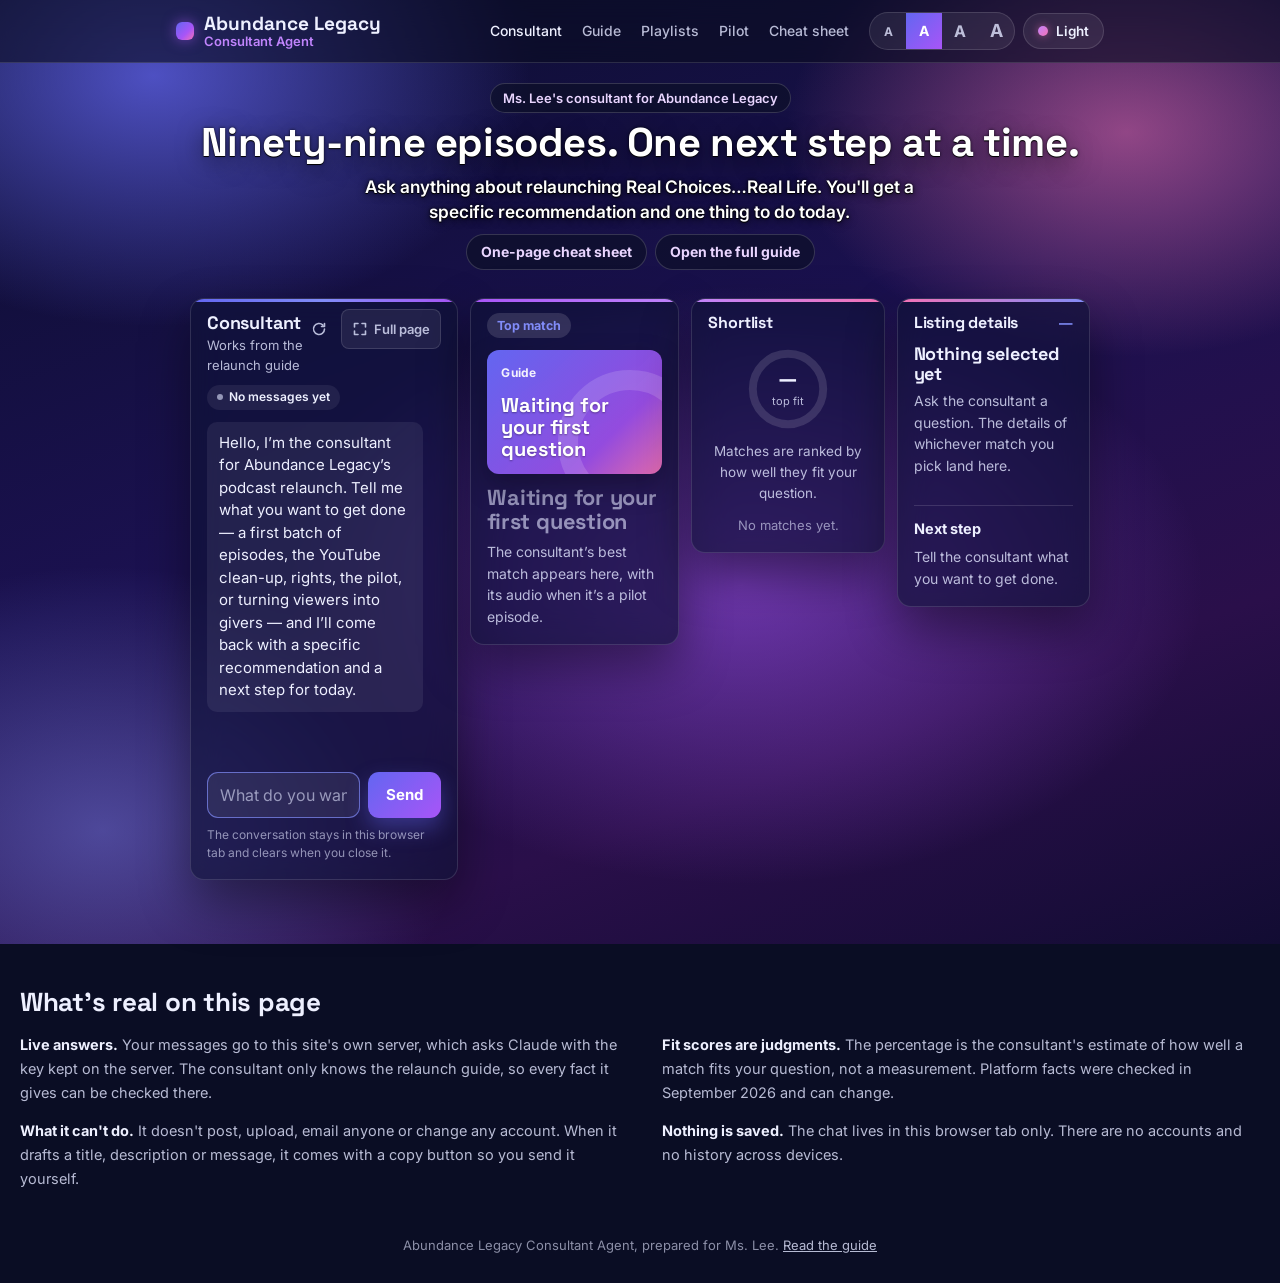
<file: index.html>
<!DOCTYPE html>
<html lang="en" data-theme="dark" data-default-theme="dark" data-font-size="md">
<head>
<meta charset="UTF-8">
<meta name="viewport" content="width=device-width, initial-scale=1, viewport-fit=cover">
<title>Consultant Agent | Abundance Legacy</title>
<meta name="description" content="Ms. Lee's Consultant Agent for Abundance Legacy: ask about relaunching Real Choices…Real Life on YouTube and get a specific recommendation and next step.">
<script>(function(){var d=document.documentElement,t=d.getAttribute('data-default-theme')||'light',f='md';try{var s=localStorage.getItem('pref-theme'),z=localStorage.getItem('pref-font-size');if(s==='light'||s==='dark')t=s;if(z==='sm'||z==='md'||z==='lg'||z==='xl')f=z;}catch(e){}d.setAttribute('data-theme',t);d.setAttribute('data-font-size',f);})();</script>
<link rel="preconnect" href="https://fonts.googleapis.com">
<link rel="preconnect" href="https://fonts.gstatic.com" crossorigin>
<link rel="stylesheet" href="https://fonts.googleapis.com/css2?family=Space+Grotesk:wght@500;600;700&amp;family=Inter:wght@400;500;600;700&amp;display=swap">
<link rel="stylesheet" href="css/engine.css">
</head>
<body>
<a class="skip" href="#chatInput">Skip to the chat box</a>
<div class="stage">
  <header class="topbar">
    <nav class="nav" aria-label="Main">
      <a class="brand" href="index.html"><span class="brand-mark" aria-hidden="true"></span><span class="brand-text">Abundance Legacy <small>Consultant Agent</small></span></a>
      <div class="nav-links">
        <a href="index.html" aria-current="page">Consultant</a>
        <a href="guide.html">Guide</a>
        <a href="guide.html#playlists">Playlists</a>
        <a href="guide.html#pilot">Pilot</a>
        <a href="cheat-sheet.html">Cheat sheet</a>
        <div class="controls">
          <div class="size-group" role="group" aria-label="Text size">
            <button class="js-size" data-size="sm" type="button" aria-pressed="false" aria-label="Text size Small"><span aria-hidden="true">A</span></button>
            <button class="js-size" data-size="md" type="button" aria-pressed="true" aria-label="Text size Medium, selected"><span aria-hidden="true">A</span></button>
            <button class="js-size" data-size="lg" type="button" aria-pressed="false" aria-label="Text size Large"><span aria-hidden="true">A</span></button>
            <button class="js-size" data-size="xl" type="button" aria-pressed="false" aria-label="Text size Extra large"><span aria-hidden="true">A</span></button>
          </div>
          <button class="theme js-theme" type="button" aria-pressed="true" aria-label="Dark theme is on. Switch to light theme"><span class="theme-dot" aria-hidden="true"></span><span class="js-theme-label">Light</span></button>
        </div>
      </div>
      <button class="burger" id="burger" type="button" aria-label="Open menu" aria-expanded="false" aria-controls="menu"><span></span></button>
    </nav>
    <div class="menu" id="menu">
      <a href="index.html" aria-current="page">Consultant</a>
      <a href="guide.html">Guide</a>
      <a href="guide.html#playlists">Playlists</a>
      <a href="guide.html#pilot">Pilot</a>
      <a href="cheat-sheet.html">Cheat sheet</a>
      <div class="controls">
        <div class="size-group" role="group" aria-label="Text size">
          <button class="js-size" data-size="sm" type="button" aria-pressed="false" aria-label="Text size Small"><span aria-hidden="true">A</span></button>
          <button class="js-size" data-size="md" type="button" aria-pressed="true" aria-label="Text size Medium, selected"><span aria-hidden="true">A</span></button>
          <button class="js-size" data-size="lg" type="button" aria-pressed="false" aria-label="Text size Large"><span aria-hidden="true">A</span></button>
          <button class="js-size" data-size="xl" type="button" aria-pressed="false" aria-label="Text size Extra large"><span aria-hidden="true">A</span></button>
        </div>
        <button class="theme js-theme" type="button" aria-pressed="true" aria-label="Dark theme is on. Switch to light theme"><span class="theme-dot" aria-hidden="true"></span><span class="js-theme-label">Light</span></button>
      </div>
    </div>
  </header>

  <section class="hero">
    <p class="hero-tag">Ms. Lee's consultant for Abundance Legacy</p>
    <h1>Ninety-nine episodes. One next step at a time.</h1>
    <p class="hero-sub">Ask anything about relaunching Real Choices…Real Life. You'll get a specific recommendation and one thing to do today.</p>
    <div class="hero-links"><a class="hero-link" href="cheat-sheet.html">One-page cheat sheet</a><a class="hero-link" href="guide.html">Open the full guide</a></div>
  </section>

  <section class="board" aria-label="Consultant">
    <div class="card chat">
      <div class="chat-head">
        <h2>Consultant</h2>
        <p class="sub">Works from the relaunch guide</p>
        <div class="head-icons">
          <button class="icon" id="resetBtn" type="button" aria-label="Start a new conversation" title="Start a new conversation">
            <svg viewBox="0 0 16 16" fill="none" stroke="currentColor" stroke-width="1.6" stroke-linecap="round" stroke-linejoin="round" aria-hidden="true"><path d="M13.5 8a5.5 5.5 0 1 1-1.6-3.9"/><path d="M13.5 2.5v3h-3"/></svg>
          </button>
          <button class="icon expand-btn" id="expandBtn" type="button" aria-pressed="false" aria-label="Open the chat full page" title="Open the chat full page">
            <svg class="i-open" viewBox="0 0 16 16" fill="none" stroke="currentColor" stroke-width="1.6" stroke-linecap="round" stroke-linejoin="round" aria-hidden="true"><path d="M2.5 6V2.5H6M10 2.5h3.5V6M13.5 10v3.5H10M6 13.5H2.5V10"/></svg>
            <svg class="i-close" viewBox="0 0 16 16" fill="none" stroke="currentColor" stroke-width="1.6" stroke-linecap="round" stroke-linejoin="round" aria-hidden="true"><path d="M6 2.5V6H2.5M13.5 6H10V2.5M10 13.5V10h3.5M2.5 10H6v3.5"/></svg>
            <span class="expand-label">Full page</span>
          </button>
        </div>
      </div>
      <span class="count-chip" id="countChip"><span class="dot" aria-hidden="true"></span><span id="countLabel">No messages yet</span></span>
      <div class="messages" id="messages" role="log" aria-live="polite" aria-label="Conversation"></div>
      <div class="composer">
        <label class="sr" for="chatInput">Your message</label>
        <textarea id="chatInput" rows="1" placeholder="What do you want to get done?" maxlength="4000"></textarea>
        <button class="send" id="sendBtn" type="button">Send</button>
      </div>
      <p class="chat-foot">The conversation stays in this browser tab and clears when you close it.</p>
    </div>

    <div class="card result" id="matchCard">
      <span class="tag">Top match</span>
      <div class="cover" id="cover" aria-hidden="true"><span class="cover-kind" id="coverKind">Guide</span><span class="cover-title" id="coverTitle">Waiting for your first question</span></div>
      <h3 class="match-name empty" id="matchName">Waiting for your first question</h3>
      <p class="match-meta" id="matchMeta"></p>
      <p class="block-text" id="matchWhy">The consultant's best match appears here, with its audio when it's a pilot episode.</p>
      <audio id="matchAudio" controls preload="none" hidden></audio>
      <a class="match-link" id="matchLink" href="guide.html" target="_blank" rel="noopener noreferrer" hidden>Open</a>
    </div>

    <div class="card result" id="shortCard">
      <h3 class="mini-h">Shortlist</h3>
      <div class="donut-wrap">
        <div class="donut" id="donut" role="img" aria-label="Top match fit: not scored yet">
          <svg viewBox="0 0 100 100" aria-hidden="true">
            <defs><linearGradient id="arcGrad" x1="0" y1="0" x2="1" y2="1"><stop offset="0" stop-color="#6366f1"/><stop offset=".55" stop-color="#a855f7"/><stop offset="1" stop-color="#f472b6"/></linearGradient></defs>
            <circle class="track" cx="50" cy="50" r="40" fill="none" stroke-width="9"/>
            <circle class="arc" id="arc" cx="50" cy="50" r="40" fill="none" stroke="url(#arcGrad)" stroke-width="9" stroke-linecap="round" stroke-dasharray="251.33" stroke-dashoffset="251.33"/>
          </svg>
          <div class="center"><span class="pct" id="pct">—</span><span class="lbl">top fit</span></div>
        </div>
      </div>
      <p class="center-text" id="shortText">Matches are ranked by how well they fit your question.</p>
      <ol class="shortlist" id="shortlist" aria-label="Ranked matches"></ol>
    </div>

    <div class="card result" id="detailCard">
      <div class="detail-head"><h3 class="mini-h">Listing details</h3><span class="detail-kind" id="detailKind">—</span></div>
      <h4 class="detail-title" id="detailTitle">Nothing selected yet</h4>
      <p class="detail-sum" id="detailSum">Ask the consultant a question. The details of whichever match you pick land here.</p>
      <dl class="facts" id="facts"></dl>
      <div class="next">
        <div class="block-title">Next step</div>
        <p class="block-text" id="nextText">Tell the consultant what you want to get done.</p>
      </div>
    </div>
  </section>
</div>

<section class="notes" aria-labelledby="notesTitle">
  <h2 id="notesTitle">What's real on this page</h2>
  <div class="notes-grid">
    <p><strong>Live answers.</strong> Your messages go to this site's own server, which asks Claude with the key kept on the server. The consultant only knows the relaunch guide, so every fact it gives can be checked there.</p>
    <p><strong>Fit scores are judgments.</strong> The percentage is the consultant's estimate of how well a match fits your question, not a measurement. Platform facts were checked in September 2026 and can change.</p>
    <p><strong>What it can't do.</strong> It doesn't post, upload, email anyone or change any account. When it drafts a title, description or message, it comes with a copy button so you send it yourself.</p>
    <p><strong>Nothing is saved.</strong> The chat lives in this browser tab only. There are no accounts and no history across devices.</p>
  </div>
</section>

<footer class="foot">Abundance Legacy Consultant Agent, prepared for Ms. Lee. <a href="guide.html">Read the guide</a></footer>

<script src="js/controls.js"></script>
<script src="js/engine.js"></script>
</body>
</html>
</file>
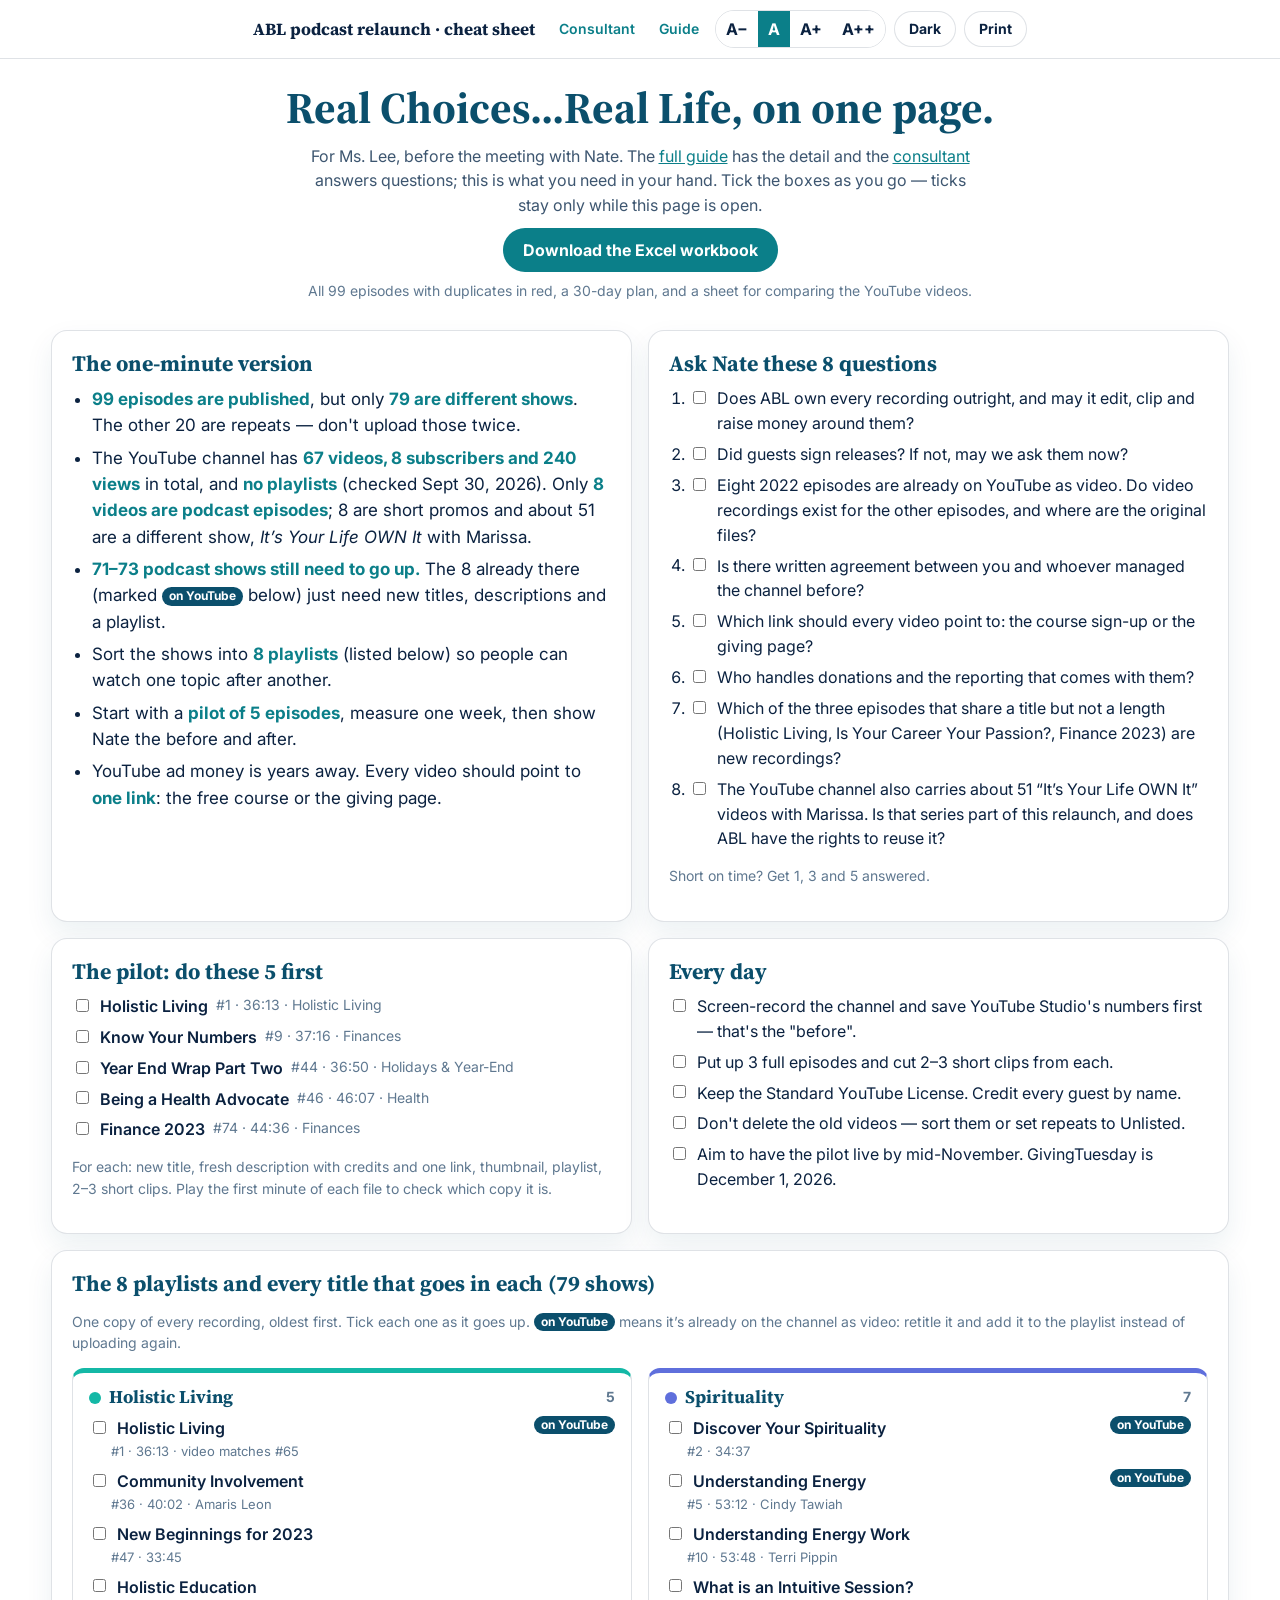
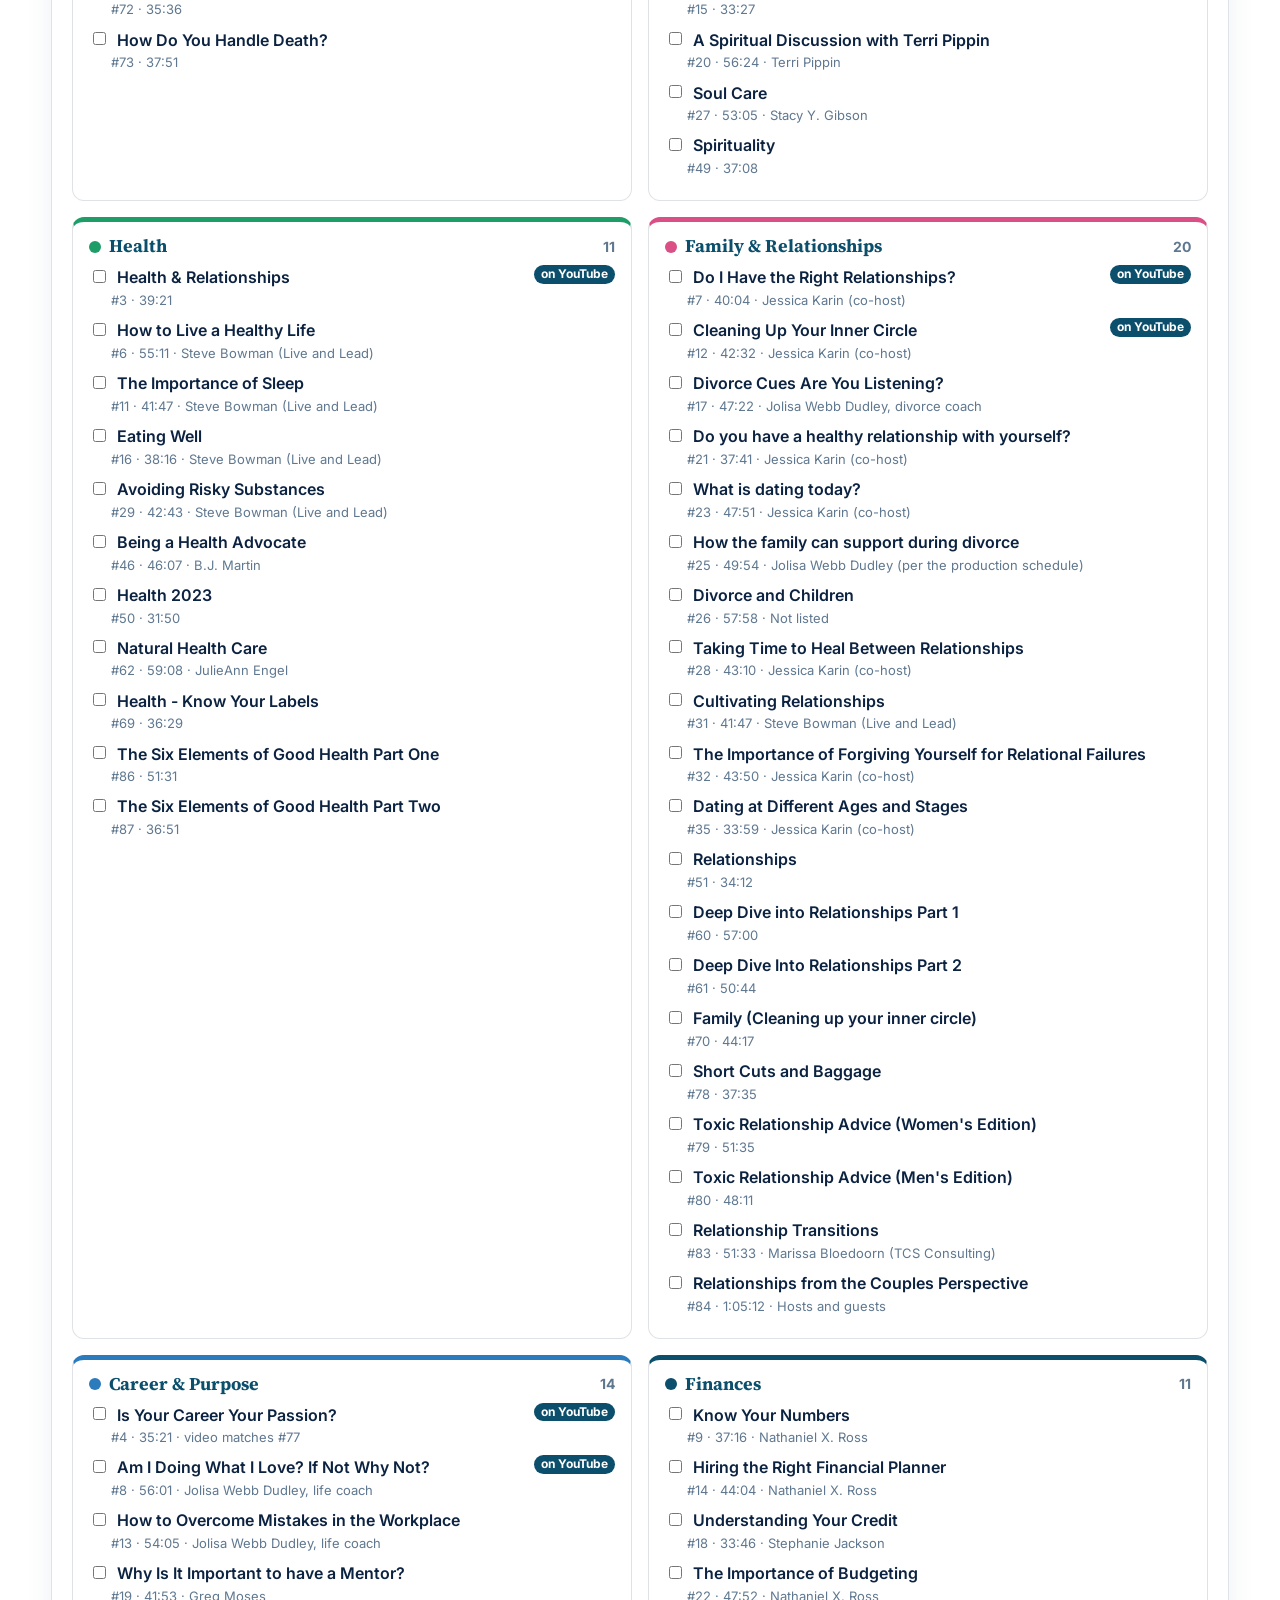
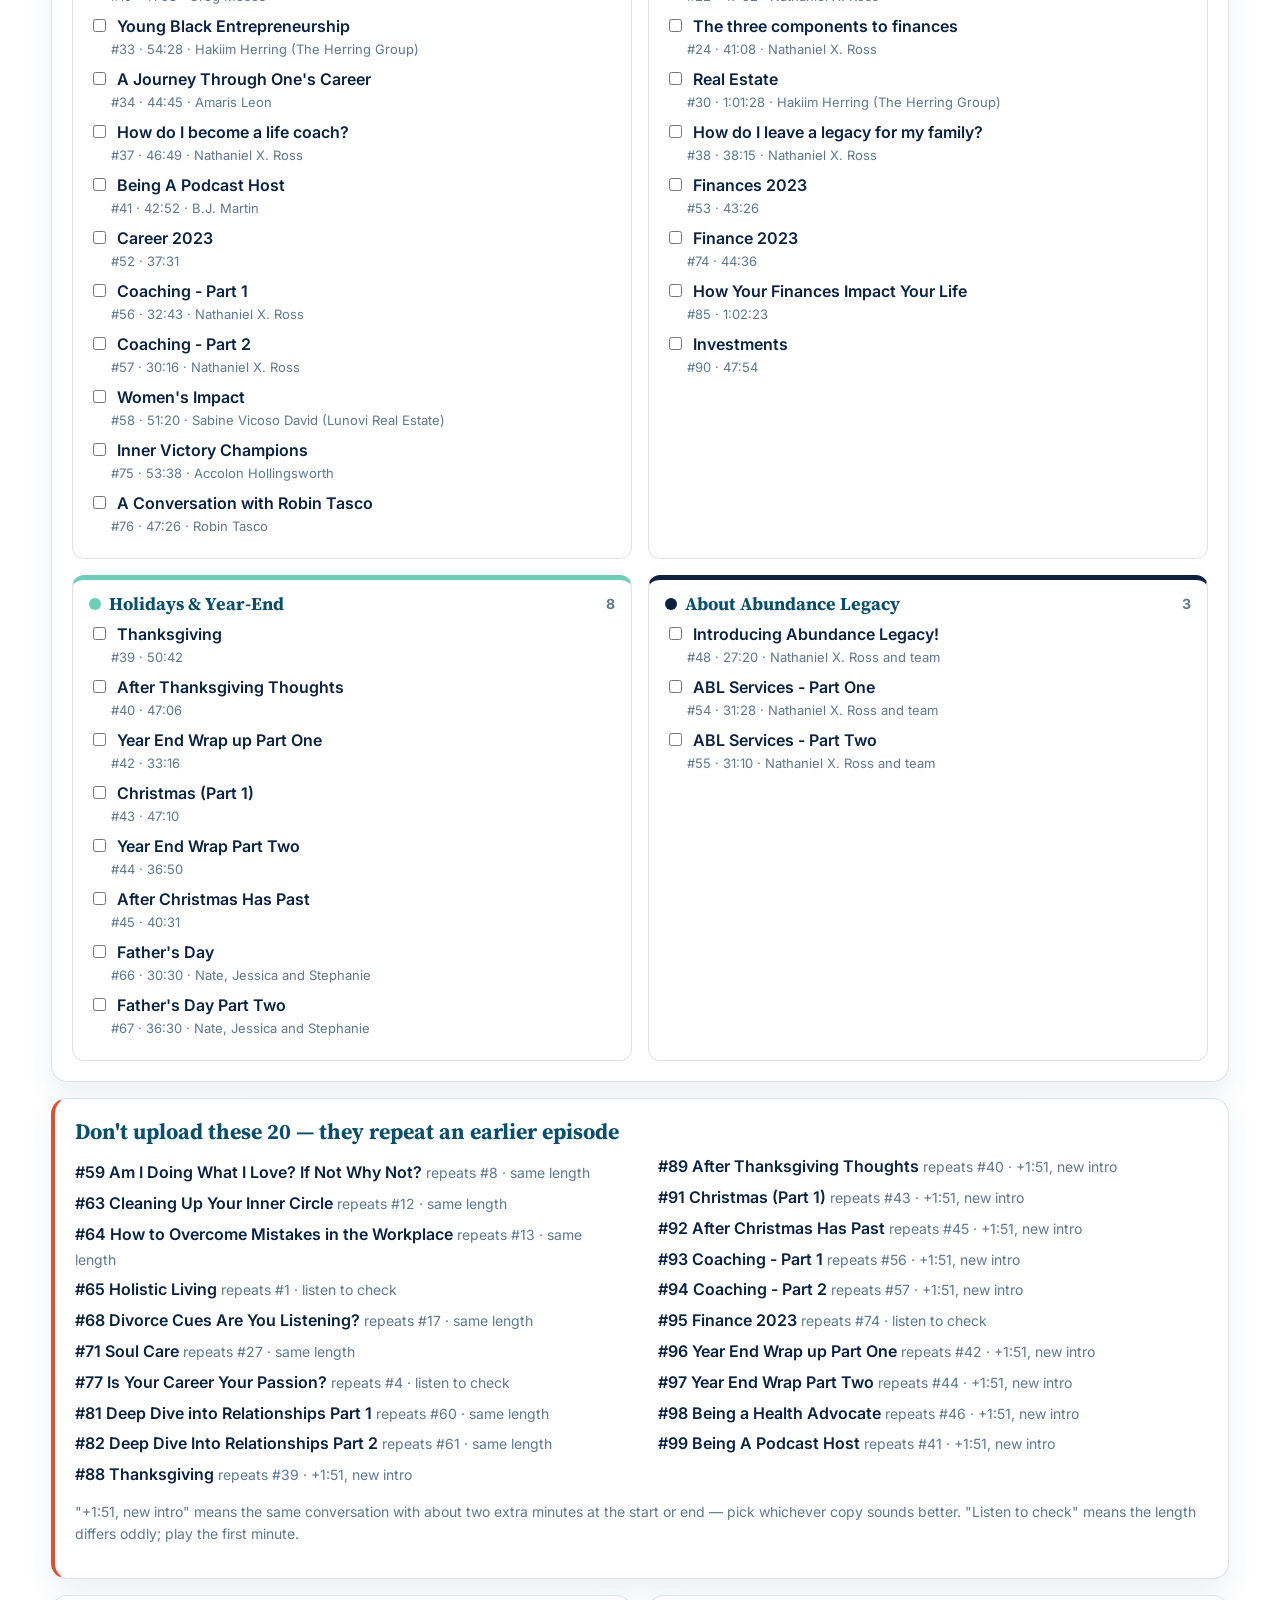
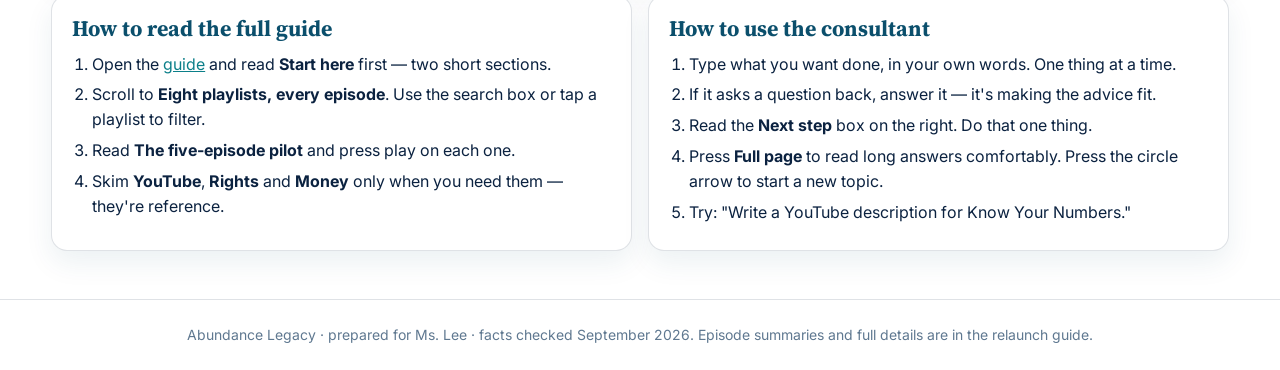
<file: cheat-sheet.html>
<!DOCTYPE html>
<html lang="en" data-theme="light" data-default-theme="light" data-font-size="md">
<head>
<meta charset="UTF-8">
<meta name="viewport" content="width=device-width, initial-scale=1, viewport-fit=cover">
<title>Cheat sheet — Real Choices…Real Life relaunch | Abundance Legacy</title>
<script>(function(){var d=document.documentElement,t=d.getAttribute('data-default-theme')||'light',f='md';try{var s=localStorage.getItem('pref-theme'),z=localStorage.getItem('pref-font-size');if(s==='light'||s==='dark')t=s;if(z==='sm'||z==='md'||z==='lg'||z==='xl')f=z;}catch(e){}d.setAttribute('data-theme',t);d.setAttribute('data-font-size',f);})();</script>
<link rel="preconnect" href="https://fonts.googleapis.com"><link rel="preconnect" href="https://fonts.gstatic.com" crossorigin>
<link rel="stylesheet" href="https://fonts.googleapis.com/css2?family=Source+Serif+4:opsz,wght@8..60,600;8..60,700&amp;family=Inter:wght@400;500;600;700&amp;display=swap">
<link rel="stylesheet" href="css/cheat.css">
</head>
<body>
<div class="bar"><strong>ABL podcast relaunch · cheat sheet</strong>
<div class="ctl">
<a class="back" href="index.html">Consultant</a><a class="back" href="guide.html">Guide</a>
<div class="sz" role="group" aria-label="Text size">
<button type="button" class="js-size" data-size="sm" aria-pressed="false" aria-label="Text size Small">A−</button><button type="button" class="js-size" data-size="md" aria-pressed="true" aria-label="Text size Medium, selected">A</button><button type="button" class="js-size" data-size="lg" aria-pressed="false" aria-label="Text size Large">A+</button><button type="button" class="js-size" data-size="xl" aria-pressed="false" aria-label="Text size Extra large">A++</button></div>
<button type="button" class="theme js-theme" aria-pressed="false" aria-label="Light theme is on. Switch to dark theme"><span class="js-theme-label">Dark</span></button>
<button type="button" class="pr" id="print">Print</button>
</div></div>
<main>
<div class="intro"><h1>Real Choices…Real Life, on one page.</h1>
<p>For Ms. Lee, before the meeting with Nate. The <a href="guide.html">full guide</a> has the detail and the <a href="index.html">consultant</a> answers questions; this is what you need in your hand. Tick the boxes as you go — ticks stay only while this page is open.</p>
<p class="dl"><a class="dl-btn" href="downloads/abl-podcast-workbook.xlsx" download>Download the Excel workbook</a><span class="m">All 99 episodes with duplicates in red, a 30-day plan, and a sheet for comparing the YouTube videos.</span></p></div>
<div class="grid">
<section class="box"><h2>The one-minute version</h2>
<ul class="big">
<li><b>99 episodes are published</b>, but only <b>79 are different shows</b>. The other 20 are repeats — don't upload those twice.</li>
<li>The YouTube channel has <b>67 videos, 8 subscribers and 240 views</b> in total, and <b>no playlists</b> (checked Sept 30, 2026). Only <b>8 videos are podcast episodes</b>; 8 are short promos and about 51 are a different show, <i>It’s Your Life OWN It</i> with Marissa.</li>
<li><b>71–73 podcast shows still need to go up.</b> The 8 already there (marked <span class="yt">on YouTube</span> below) just need new titles, descriptions and a playlist.</li>
<li>Sort the shows into <b>8 playlists</b> (listed below) so people can watch one topic after another.</li>
<li>Start with a <b>pilot of 5 episodes</b>, measure one week, then show Nate the before and after.</li>
<li>YouTube ad money is years away. Every video should point to <b>one link</b>: the free course or the giving page.</li>
</ul></section>
<section class="box"><h2>Ask Nate these 8 questions</h2><ol><li><label><input type="checkbox"> Does ABL own every recording outright, and may it edit, clip and raise money around them?</label></li><li><label><input type="checkbox"> Did guests sign releases? If not, may we ask them now?</label></li><li><label><input type="checkbox"> Eight 2022 episodes are already on YouTube as video. Do video recordings exist for the other episodes, and where are the original files?</label></li><li><label><input type="checkbox"> Is there written agreement between you and whoever managed the channel before?</label></li><li><label><input type="checkbox"> Which link should every video point to: the course sign-up or the giving page?</label></li><li><label><input type="checkbox"> Who handles donations and the reporting that comes with them?</label></li><li><label><input type="checkbox"> Which of the three episodes that share a title but not a length (Holistic Living, Is Your Career Your Passion?, Finance 2023) are new recordings?</label></li><li><label><input type="checkbox"> The YouTube channel also carries about 51 “It’s Your Life OWN It” videos with Marissa. Is that series part of this relaunch, and does ABL have the rights to reuse it?</label></li></ol>
<p class="m">Short on time? Get 1, 3 and 5 answered.</p></section>
<section class="box"><h2>The pilot: do these 5 first</h2><ul class="plain"><li><label><input type="checkbox"> <span class="t">Holistic Living</span> <span class="m">#1 · 36:13 · Holistic Living</span></label></li><li><label><input type="checkbox"> <span class="t">Know Your Numbers</span> <span class="m">#9 · 37:16 · Finances</span></label></li><li><label><input type="checkbox"> <span class="t">Year End Wrap Part Two</span> <span class="m">#44 · 36:50 · Holidays &amp; Year-End</span></label></li><li><label><input type="checkbox"> <span class="t">Being a Health Advocate</span> <span class="m">#46 · 46:07 · Health</span></label></li><li><label><input type="checkbox"> <span class="t">Finance 2023</span> <span class="m">#74 · 44:36 · Finances</span></label></li></ul>
<p class="m">For each: new title, fresh description with credits and one link, thumbnail, playlist, 2–3 short clips. Play the first minute of each file to check which copy it is.</p></section>
<section class="box"><h2>Every day</h2><ul class="plain">
<li><label><input type="checkbox"> Screen-record the channel and save YouTube Studio's numbers first — that's the "before".</label></li>
<li><label><input type="checkbox"> Put up 3 full episodes and cut 2–3 short clips from each.</label></li>
<li><label><input type="checkbox"> Keep the Standard YouTube License. Credit every guest by name.</label></li>
<li><label><input type="checkbox"> Don't delete the old videos — sort them or set repeats to Unlisted.</label></li>
<li><label><input type="checkbox"> Aim to have the pilot live by mid-November. GivingTuesday is December 1, 2026.</label></li>
</ul></section>
<section class="box full"><h2>The 8 playlists and every title that goes in each (79 shows)</h2>
<p class="m">One copy of every recording, oldest first. Tick each one as it goes up. <span class="yt">on YouTube</span> means it’s already on the channel as video: retitle it and add it to the playlist instead of uploading again.</p>
<div class="pls"><section class="pl pl-holistic"><h3><span class="dot"></span>Holistic Living <span class="n">5</span></h3><ol><li><label><input type="checkbox"> <span class="t">Holistic Living</span> <span class="yt">on YouTube</span> <span class="m">#1 · 36:13 · video matches #65</span></label></li><li><label><input type="checkbox"> <span class="t">Community Involvement</span> <span class="m">#36 · 40:02 · Amaris Leon</span></label></li><li><label><input type="checkbox"> <span class="t">New Beginnings for 2023</span> <span class="m">#47 · 33:45</span></label></li><li><label><input type="checkbox"> <span class="t">Holistic Education</span> <span class="m">#72 · 35:36</span></label></li><li><label><input type="checkbox"> <span class="t">How Do You Handle Death?</span> <span class="m">#73 · 37:51</span></label></li></ol></section><section class="pl pl-spirituality"><h3><span class="dot"></span>Spirituality <span class="n">7</span></h3><ol><li><label><input type="checkbox"> <span class="t">Discover Your Spirituality</span> <span class="yt">on YouTube</span> <span class="m">#2 · 34:37</span></label></li><li><label><input type="checkbox"> <span class="t">Understanding Energy</span> <span class="yt">on YouTube</span> <span class="m">#5 · 53:12 · Cindy Tawiah</span></label></li><li><label><input type="checkbox"> <span class="t">Understanding Energy Work</span> <span class="m">#10 · 53:48 · Terri Pippin</span></label></li><li><label><input type="checkbox"> <span class="t">What is an Intuitive Session?</span> <span class="m">#15 · 33:27</span></label></li><li><label><input type="checkbox"> <span class="t">A Spiritual Discussion with Terri Pippin</span> <span class="m">#20 · 56:24 · Terri Pippin</span></label></li><li><label><input type="checkbox"> <span class="t">Soul Care</span> <span class="m">#27 · 53:05 · Stacy Y. Gibson</span></label></li><li><label><input type="checkbox"> <span class="t">Spirituality</span> <span class="m">#49 · 37:08</span></label></li></ol></section><section class="pl pl-health"><h3><span class="dot"></span>Health <span class="n">11</span></h3><ol><li><label><input type="checkbox"> <span class="t">Health &amp; Relationships</span> <span class="yt">on YouTube</span> <span class="m">#3 · 39:21</span></label></li><li><label><input type="checkbox"> <span class="t">How to Live a Healthy Life</span> <span class="m">#6 · 55:11 · Steve Bowman (Live and Lead)</span></label></li><li><label><input type="checkbox"> <span class="t">The Importance of Sleep</span> <span class="m">#11 · 41:47 · Steve Bowman (Live and Lead)</span></label></li><li><label><input type="checkbox"> <span class="t">Eating Well</span> <span class="m">#16 · 38:16 · Steve Bowman (Live and Lead)</span></label></li><li><label><input type="checkbox"> <span class="t">Avoiding Risky Substances</span> <span class="m">#29 · 42:43 · Steve Bowman (Live and Lead)</span></label></li><li><label><input type="checkbox"> <span class="t">Being a Health Advocate</span> <span class="m">#46 · 46:07 · B.J. Martin</span></label></li><li><label><input type="checkbox"> <span class="t">Health 2023</span> <span class="m">#50 · 31:50</span></label></li><li><label><input type="checkbox"> <span class="t">Natural Health Care</span> <span class="m">#62 · 59:08 · JulieAnn Engel</span></label></li><li><label><input type="checkbox"> <span class="t">Health - Know Your Labels</span> <span class="m">#69 · 36:29</span></label></li><li><label><input type="checkbox"> <span class="t">The Six Elements of Good Health Part One</span> <span class="m">#86 · 51:31</span></label></li><li><label><input type="checkbox"> <span class="t">The Six Elements of Good Health Part Two</span> <span class="m">#87 · 36:51</span></label></li></ol></section><section class="pl pl-relationships"><h3><span class="dot"></span>Family &amp; Relationships <span class="n">20</span></h3><ol><li><label><input type="checkbox"> <span class="t">Do I Have the Right Relationships?</span> <span class="yt">on YouTube</span> <span class="m">#7 · 40:04 · Jessica Karin (co-host)</span></label></li><li><label><input type="checkbox"> <span class="t">Cleaning Up Your Inner Circle</span> <span class="yt">on YouTube</span> <span class="m">#12 · 42:32 · Jessica Karin (co-host)</span></label></li><li><label><input type="checkbox"> <span class="t">Divorce Cues Are You Listening?</span> <span class="m">#17 · 47:22 · Jolisa Webb Dudley, divorce coach</span></label></li><li><label><input type="checkbox"> <span class="t">Do you have a healthy relationship with yourself?</span> <span class="m">#21 · 37:41 · Jessica Karin (co-host)</span></label></li><li><label><input type="checkbox"> <span class="t">What is dating today?</span> <span class="m">#23 · 47:51 · Jessica Karin (co-host)</span></label></li><li><label><input type="checkbox"> <span class="t">How the family can support during divorce</span> <span class="m">#25 · 49:54 · Jolisa Webb Dudley (per the production schedule)</span></label></li><li><label><input type="checkbox"> <span class="t">Divorce and Children</span> <span class="m">#26 · 57:58 · Not listed</span></label></li><li><label><input type="checkbox"> <span class="t">Taking Time to Heal Between Relationships</span> <span class="m">#28 · 43:10 · Jessica Karin (co-host)</span></label></li><li><label><input type="checkbox"> <span class="t">Cultivating Relationships</span> <span class="m">#31 · 41:47 · Steve Bowman (Live and Lead)</span></label></li><li><label><input type="checkbox"> <span class="t">The Importance of Forgiving Yourself for Relational Failures</span> <span class="m">#32 · 43:50 · Jessica Karin (co-host)</span></label></li><li><label><input type="checkbox"> <span class="t">Dating at Different Ages and Stages</span> <span class="m">#35 · 33:59 · Jessica Karin (co-host)</span></label></li><li><label><input type="checkbox"> <span class="t">Relationships</span> <span class="m">#51 · 34:12</span></label></li><li><label><input type="checkbox"> <span class="t">Deep Dive into Relationships Part 1</span> <span class="m">#60 · 57:00</span></label></li><li><label><input type="checkbox"> <span class="t">Deep Dive Into Relationships Part 2</span> <span class="m">#61 · 50:44</span></label></li><li><label><input type="checkbox"> <span class="t">Family (Cleaning up your inner circle)</span> <span class="m">#70 · 44:17</span></label></li><li><label><input type="checkbox"> <span class="t">Short Cuts and Baggage</span> <span class="m">#78 · 37:35</span></label></li><li><label><input type="checkbox"> <span class="t">Toxic Relationship Advice (Women&#x27;s Edition)</span> <span class="m">#79 · 51:35</span></label></li><li><label><input type="checkbox"> <span class="t">Toxic Relationship Advice (Men&#x27;s Edition)</span> <span class="m">#80 · 48:11</span></label></li><li><label><input type="checkbox"> <span class="t">Relationship Transitions</span> <span class="m">#83 · 51:33 · Marissa Bloedoorn (TCS Consulting)</span></label></li><li><label><input type="checkbox"> <span class="t">Relationships from the Couples Perspective</span> <span class="m">#84 · 1:05:12 · Hosts and guests</span></label></li></ol></section><section class="pl pl-career"><h3><span class="dot"></span>Career &amp; Purpose <span class="n">14</span></h3><ol><li><label><input type="checkbox"> <span class="t">Is Your Career Your Passion?</span> <span class="yt">on YouTube</span> <span class="m">#4 · 35:21 · video matches #77</span></label></li><li><label><input type="checkbox"> <span class="t">Am I Doing What I Love? If Not Why Not?</span> <span class="yt">on YouTube</span> <span class="m">#8 · 56:01 · Jolisa Webb Dudley, life coach</span></label></li><li><label><input type="checkbox"> <span class="t">How to Overcome Mistakes in the Workplace</span> <span class="m">#13 · 54:05 · Jolisa Webb Dudley, life coach</span></label></li><li><label><input type="checkbox"> <span class="t">Why Is It Important to have a Mentor?</span> <span class="m">#19 · 41:53 · Greg Moses</span></label></li><li><label><input type="checkbox"> <span class="t">Young Black Entrepreneurship</span> <span class="m">#33 · 54:28 · Hakiim Herring (The Herring Group)</span></label></li><li><label><input type="checkbox"> <span class="t">A Journey Through One&#x27;s Career</span> <span class="m">#34 · 44:45 · Amaris Leon</span></label></li><li><label><input type="checkbox"> <span class="t">How do I become a life coach?</span> <span class="m">#37 · 46:49 · Nathaniel X. Ross</span></label></li><li><label><input type="checkbox"> <span class="t">Being A Podcast Host</span> <span class="m">#41 · 42:52 · B.J. Martin</span></label></li><li><label><input type="checkbox"> <span class="t">Career 2023</span> <span class="m">#52 · 37:31</span></label></li><li><label><input type="checkbox"> <span class="t">Coaching - Part 1</span> <span class="m">#56 · 32:43 · Nathaniel X. Ross</span></label></li><li><label><input type="checkbox"> <span class="t">Coaching - Part 2</span> <span class="m">#57 · 30:16 · Nathaniel X. Ross</span></label></li><li><label><input type="checkbox"> <span class="t">Women&#x27;s Impact</span> <span class="m">#58 · 51:20 · Sabine Vicoso David (Lunovi Real Estate)</span></label></li><li><label><input type="checkbox"> <span class="t">Inner Victory Champions</span> <span class="m">#75 · 53:38 · Accolon Hollingsworth</span></label></li><li><label><input type="checkbox"> <span class="t">A Conversation with Robin Tasco</span> <span class="m">#76 · 47:26 · Robin Tasco</span></label></li></ol></section><section class="pl pl-finance"><h3><span class="dot"></span>Finances <span class="n">11</span></h3><ol><li><label><input type="checkbox"> <span class="t">Know Your Numbers</span> <span class="m">#9 · 37:16 · Nathaniel X. Ross</span></label></li><li><label><input type="checkbox"> <span class="t">Hiring the Right Financial Planner</span> <span class="m">#14 · 44:04 · Nathaniel X. Ross</span></label></li><li><label><input type="checkbox"> <span class="t">Understanding Your Credit</span> <span class="m">#18 · 33:46 · Stephanie Jackson</span></label></li><li><label><input type="checkbox"> <span class="t">The Importance of Budgeting</span> <span class="m">#22 · 47:52 · Nathaniel X. Ross</span></label></li><li><label><input type="checkbox"> <span class="t">The three components to finances</span> <span class="m">#24 · 41:08 · Nathaniel X. Ross</span></label></li><li><label><input type="checkbox"> <span class="t">Real Estate</span> <span class="m">#30 · 1:01:28 · Hakiim Herring (The Herring Group)</span></label></li><li><label><input type="checkbox"> <span class="t">How do I leave a legacy for my family?</span> <span class="m">#38 · 38:15 · Nathaniel X. Ross</span></label></li><li><label><input type="checkbox"> <span class="t">Finances 2023</span> <span class="m">#53 · 43:26</span></label></li><li><label><input type="checkbox"> <span class="t">Finance 2023</span> <span class="m">#74 · 44:36</span></label></li><li><label><input type="checkbox"> <span class="t">How Your Finances Impact Your Life</span> <span class="m">#85 · 1:02:23</span></label></li><li><label><input type="checkbox"> <span class="t">Investments</span> <span class="m">#90 · 47:54</span></label></li></ol></section><section class="pl pl-seasonal"><h3><span class="dot"></span>Holidays &amp; Year-End <span class="n">8</span></h3><ol><li><label><input type="checkbox"> <span class="t">Thanksgiving</span> <span class="m">#39 · 50:42</span></label></li><li><label><input type="checkbox"> <span class="t">After Thanksgiving Thoughts</span> <span class="m">#40 · 47:06</span></label></li><li><label><input type="checkbox"> <span class="t">Year End Wrap up Part One</span> <span class="m">#42 · 33:16</span></label></li><li><label><input type="checkbox"> <span class="t">Christmas (Part 1)</span> <span class="m">#43 · 47:10</span></label></li><li><label><input type="checkbox"> <span class="t">Year End Wrap Part Two</span> <span class="m">#44 · 36:50</span></label></li><li><label><input type="checkbox"> <span class="t">After Christmas Has Past</span> <span class="m">#45 · 40:31</span></label></li><li><label><input type="checkbox"> <span class="t">Father&#x27;s Day</span> <span class="m">#66 · 30:30 · Nate, Jessica and Stephanie</span></label></li><li><label><input type="checkbox"> <span class="t">Father&#x27;s Day Part Two</span> <span class="m">#67 · 36:30 · Nate, Jessica and Stephanie</span></label></li></ol></section><section class="pl pl-abl"><h3><span class="dot"></span>About Abundance Legacy <span class="n">3</span></h3><ol><li><label><input type="checkbox"> <span class="t">Introducing Abundance Legacy!</span> <span class="m">#48 · 27:20 · Nathaniel X. Ross and team</span></label></li><li><label><input type="checkbox"> <span class="t">ABL Services - Part One</span> <span class="m">#54 · 31:28 · Nathaniel X. Ross and team</span></label></li><li><label><input type="checkbox"> <span class="t">ABL Services - Part Two</span> <span class="m">#55 · 31:10 · Nathaniel X. Ross and team</span></label></li></ol></section></div></section>
<section class="box full warn"><h2>Don't upload these 20 — they repeat an earlier episode</h2>
<ul class="reps"><li><span class="t">#59 Am I Doing What I Love? If Not Why Not?</span> <span class="m">repeats #8 · same length</span></li><li><span class="t">#63 Cleaning Up Your Inner Circle</span> <span class="m">repeats #12 · same length</span></li><li><span class="t">#64 How to Overcome Mistakes in the Workplace</span> <span class="m">repeats #13 · same length</span></li><li><span class="t">#65 Holistic Living</span> <span class="m">repeats #1 · listen to check</span></li><li><span class="t">#68 Divorce Cues Are You Listening?</span> <span class="m">repeats #17 · same length</span></li><li><span class="t">#71 Soul Care</span> <span class="m">repeats #27 · same length</span></li><li><span class="t">#77 Is Your Career Your Passion?</span> <span class="m">repeats #4 · listen to check</span></li><li><span class="t">#81 Deep Dive into Relationships Part 1</span> <span class="m">repeats #60 · same length</span></li><li><span class="t">#82 Deep Dive Into Relationships Part 2</span> <span class="m">repeats #61 · same length</span></li><li><span class="t">#88 Thanksgiving</span> <span class="m">repeats #39 · +1:51, new intro</span></li><li><span class="t">#89 After Thanksgiving Thoughts</span> <span class="m">repeats #40 · +1:51, new intro</span></li><li><span class="t">#91 Christmas (Part 1)</span> <span class="m">repeats #43 · +1:51, new intro</span></li><li><span class="t">#92 After Christmas Has Past</span> <span class="m">repeats #45 · +1:51, new intro</span></li><li><span class="t">#93 Coaching - Part 1</span> <span class="m">repeats #56 · +1:51, new intro</span></li><li><span class="t">#94 Coaching - Part 2</span> <span class="m">repeats #57 · +1:51, new intro</span></li><li><span class="t">#95 Finance 2023</span> <span class="m">repeats #74 · listen to check</span></li><li><span class="t">#96 Year End Wrap up Part One</span> <span class="m">repeats #42 · +1:51, new intro</span></li><li><span class="t">#97 Year End Wrap Part Two</span> <span class="m">repeats #44 · +1:51, new intro</span></li><li><span class="t">#98 Being a Health Advocate</span> <span class="m">repeats #46 · +1:51, new intro</span></li><li><span class="t">#99 Being A Podcast Host</span> <span class="m">repeats #41 · +1:51, new intro</span></li></ul>
<p class="m">"+1:51, new intro" means the same conversation with about two extra minutes at the start or end — pick whichever copy sounds better. "Listen to check" means the length differs oddly; play the first minute.</p></section>
<section class="box"><h2>How to read the full guide</h2><ol>
<li>Open the <a href="guide.html">guide</a> and read <b>Start here</b> first — two short sections.</li>
<li>Scroll to <b>Eight playlists, every episode</b>. Use the search box or tap a playlist to filter.</li>
<li>Read <b>The five-episode pilot</b> and press play on each one.</li>
<li>Skim <b>YouTube</b>, <b>Rights</b> and <b>Money</b> only when you need them — they're reference.</li>
</ol></section>
<section class="box"><h2>How to use the consultant</h2><ol>
<li>Type what you want done, in your own words. One thing at a time.</li>
<li>If it asks a question back, answer it — it's making the advice fit.</li>
<li>Read the <b>Next step</b> box on the right. Do that one thing.</li>
<li>Press <b>Full page</b> to read long answers comfortably. Press the circle arrow to start a new topic.</li>
<li>Try: "Write a YouTube description for Know Your Numbers."</li>
</ol></section>
</div></main>
<footer>Abundance Legacy · prepared for Ms. Lee · facts checked September 2026. Episode summaries and full details are in the relaunch guide.</footer>
<script src="js/controls.js"></script>
<script src="js/cheat.js"></script>
</body></html>
</file>
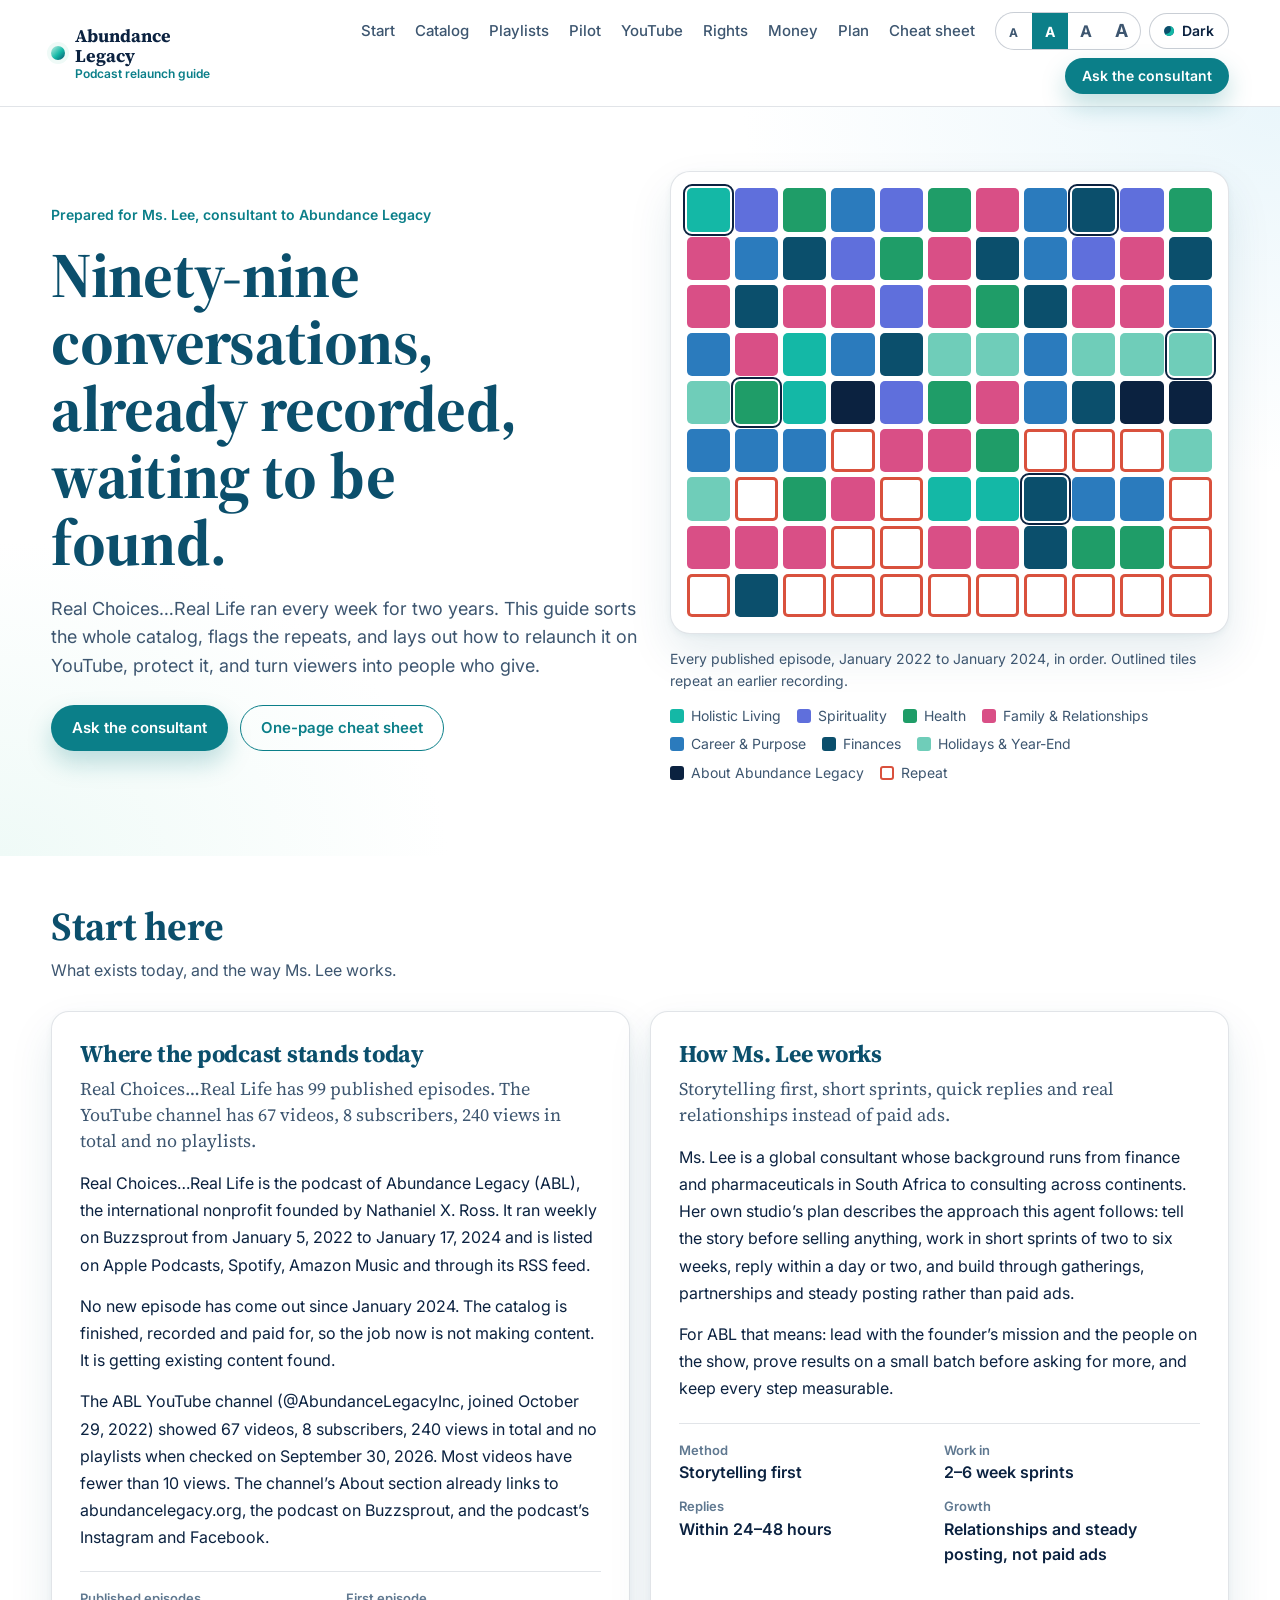
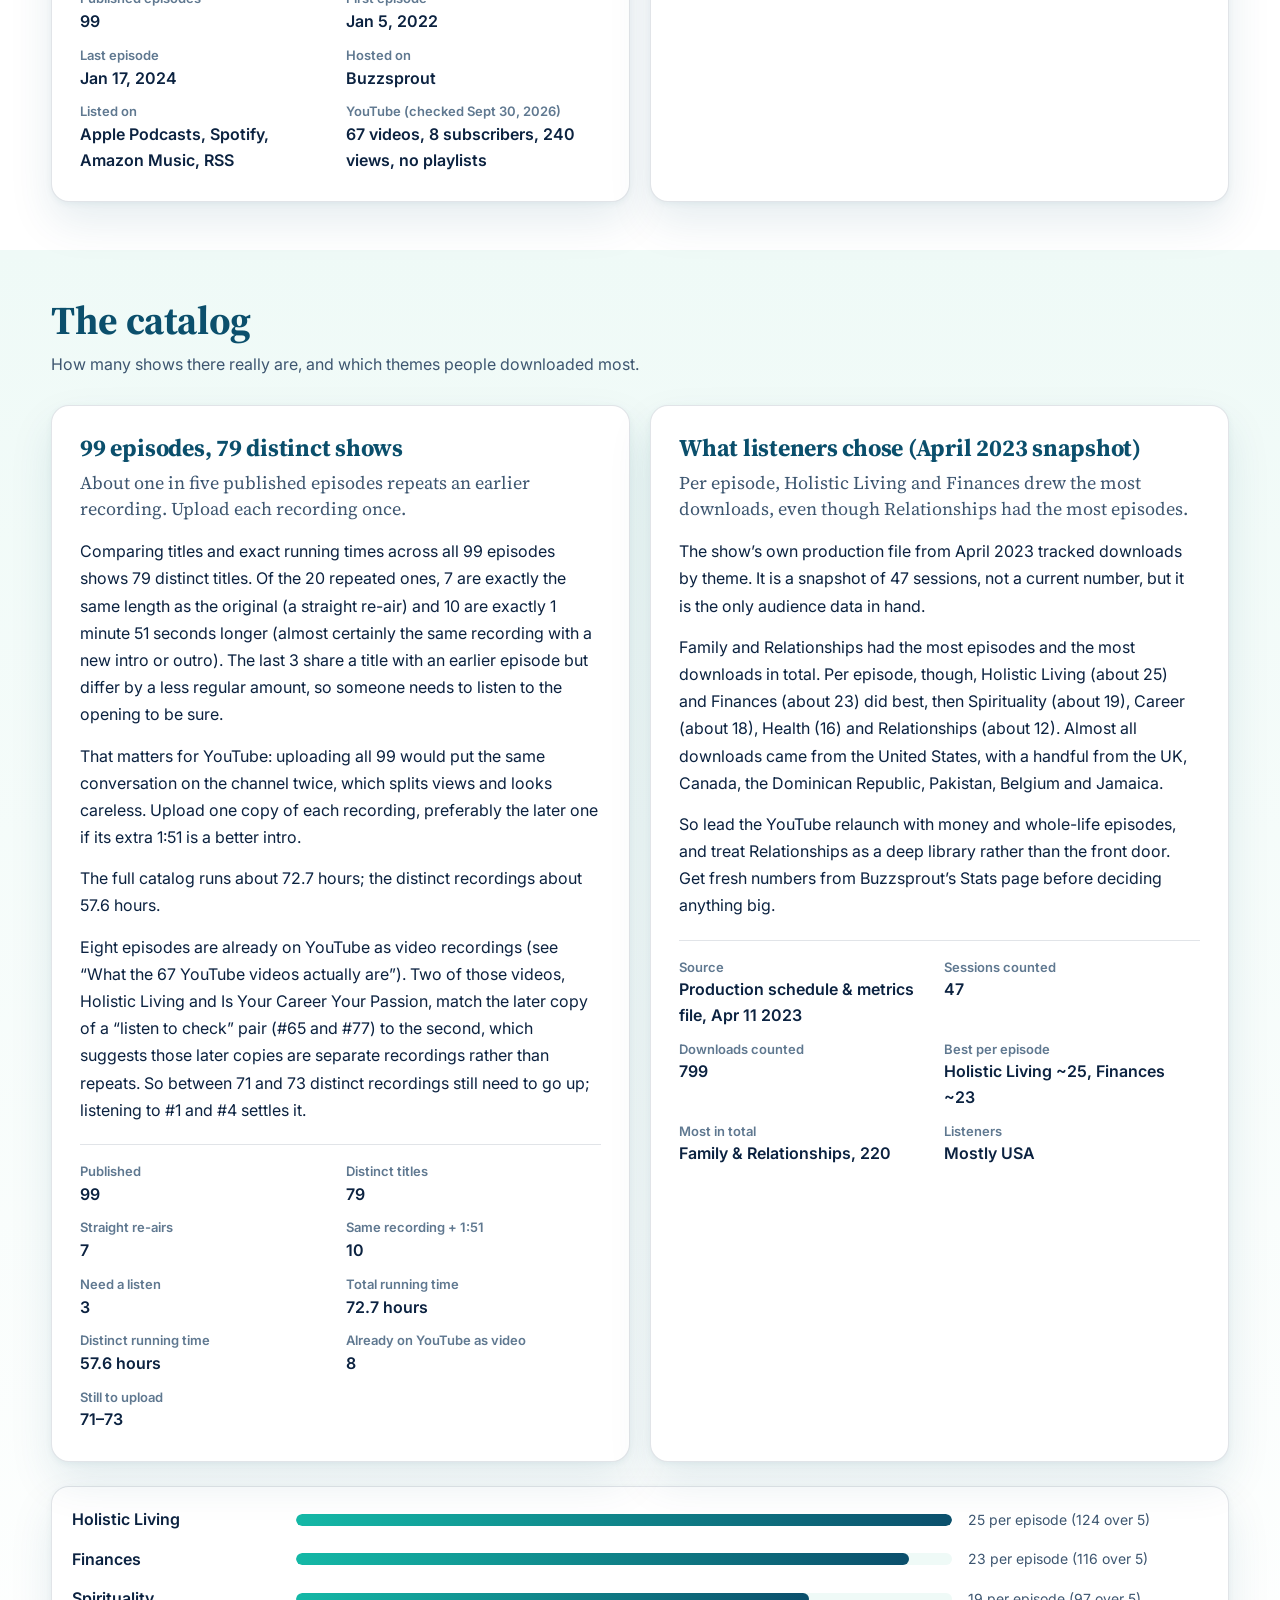
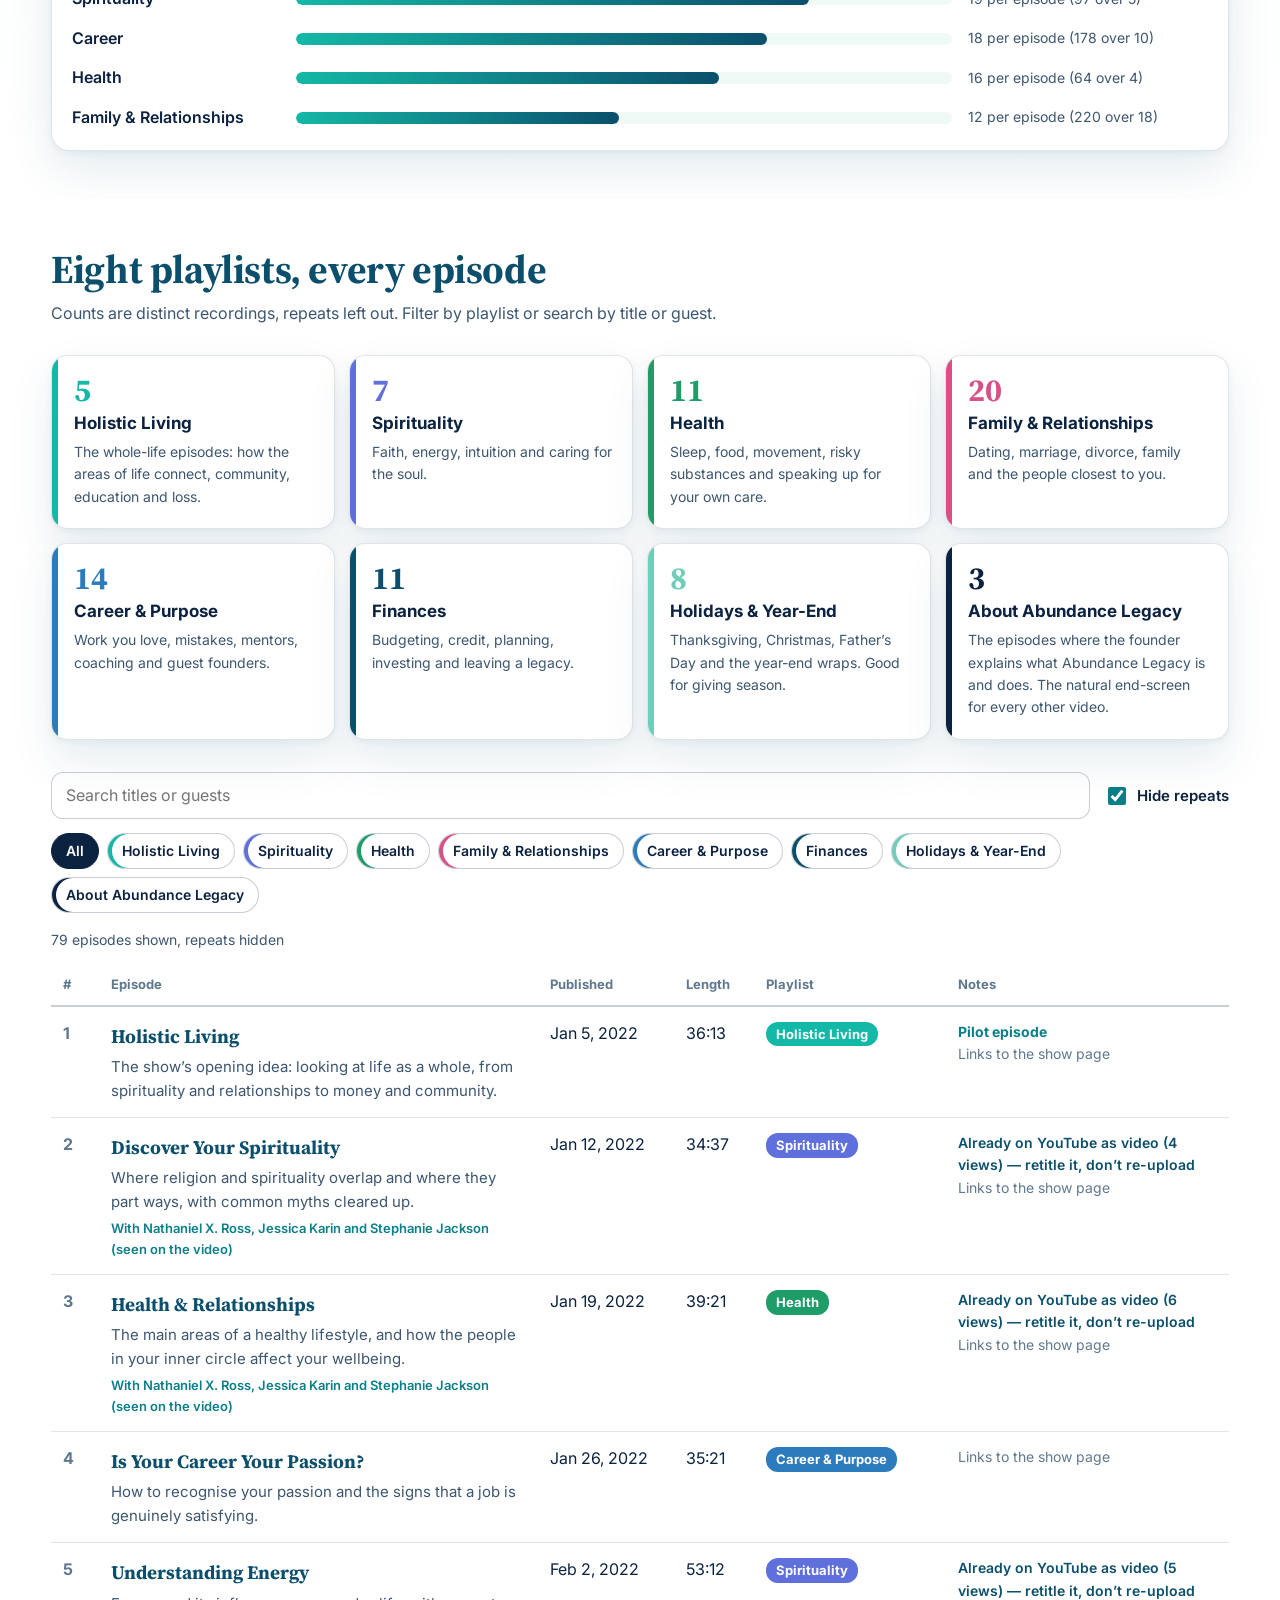
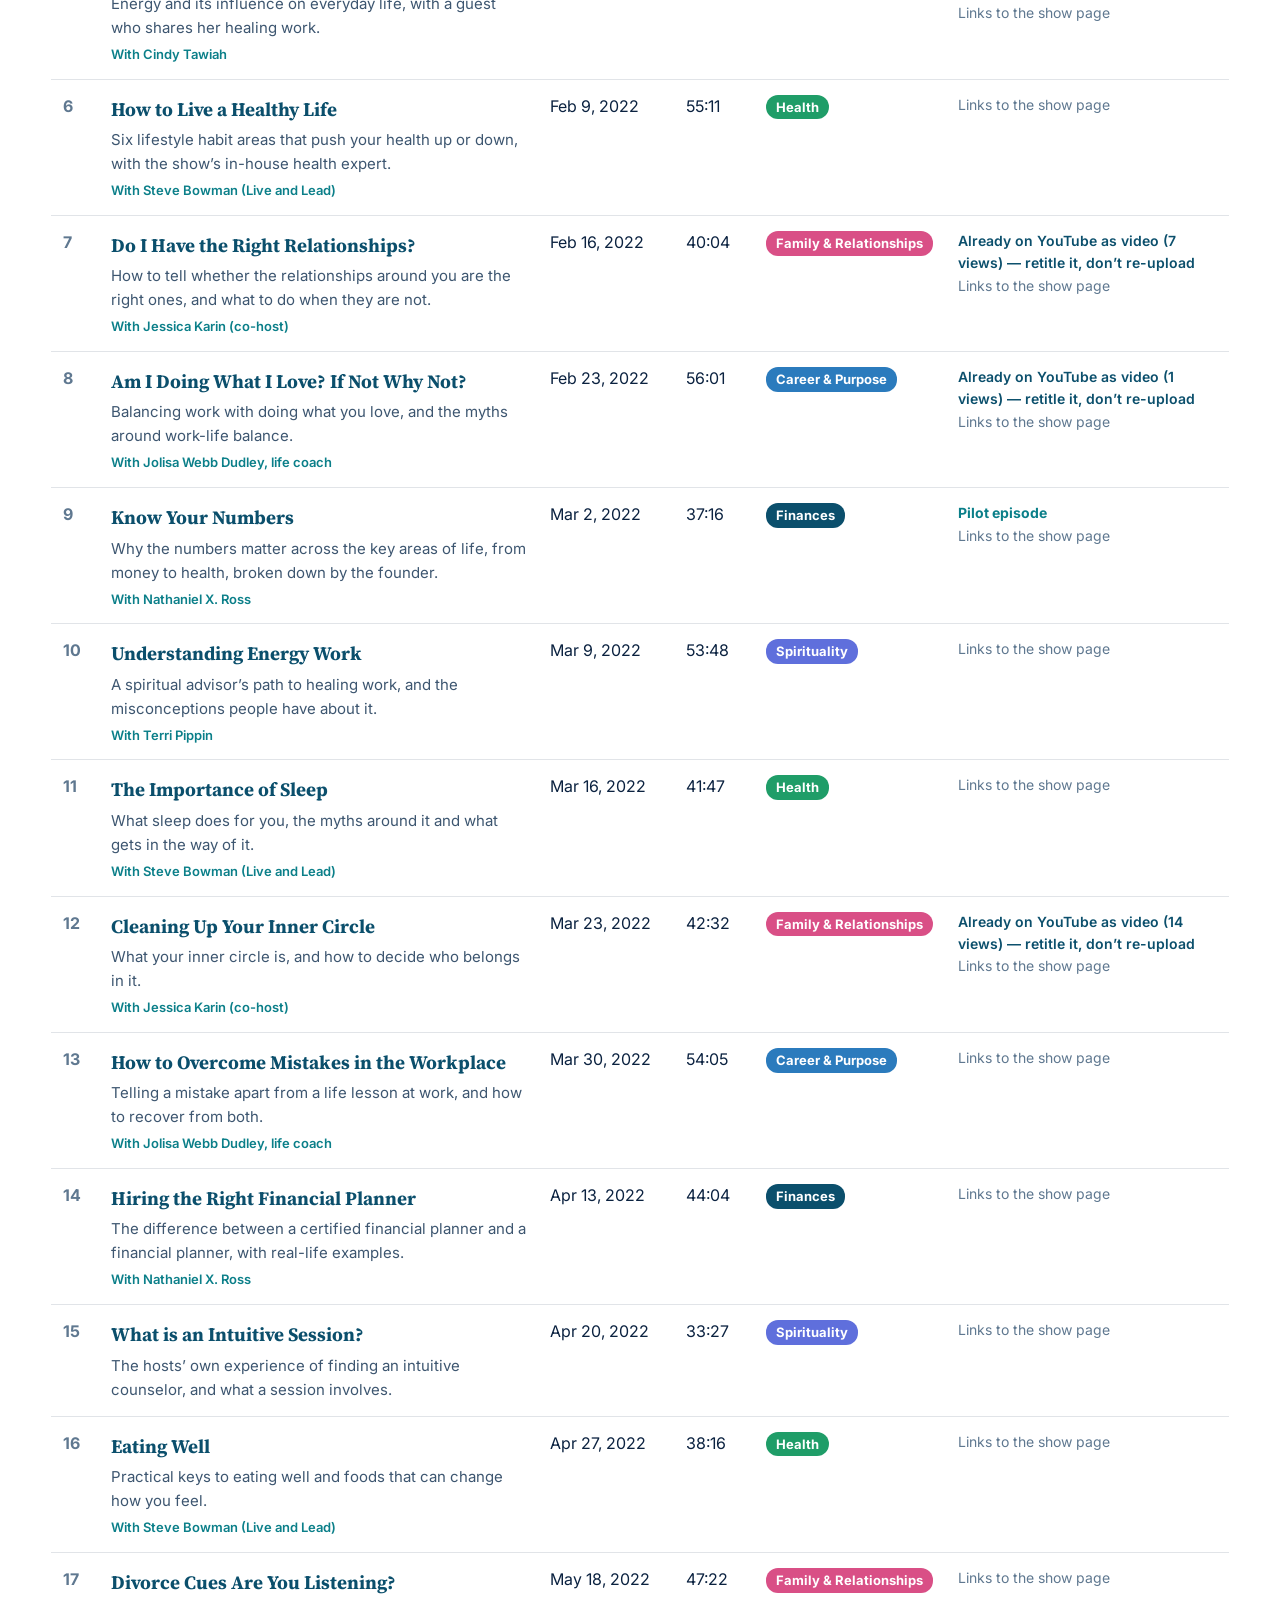
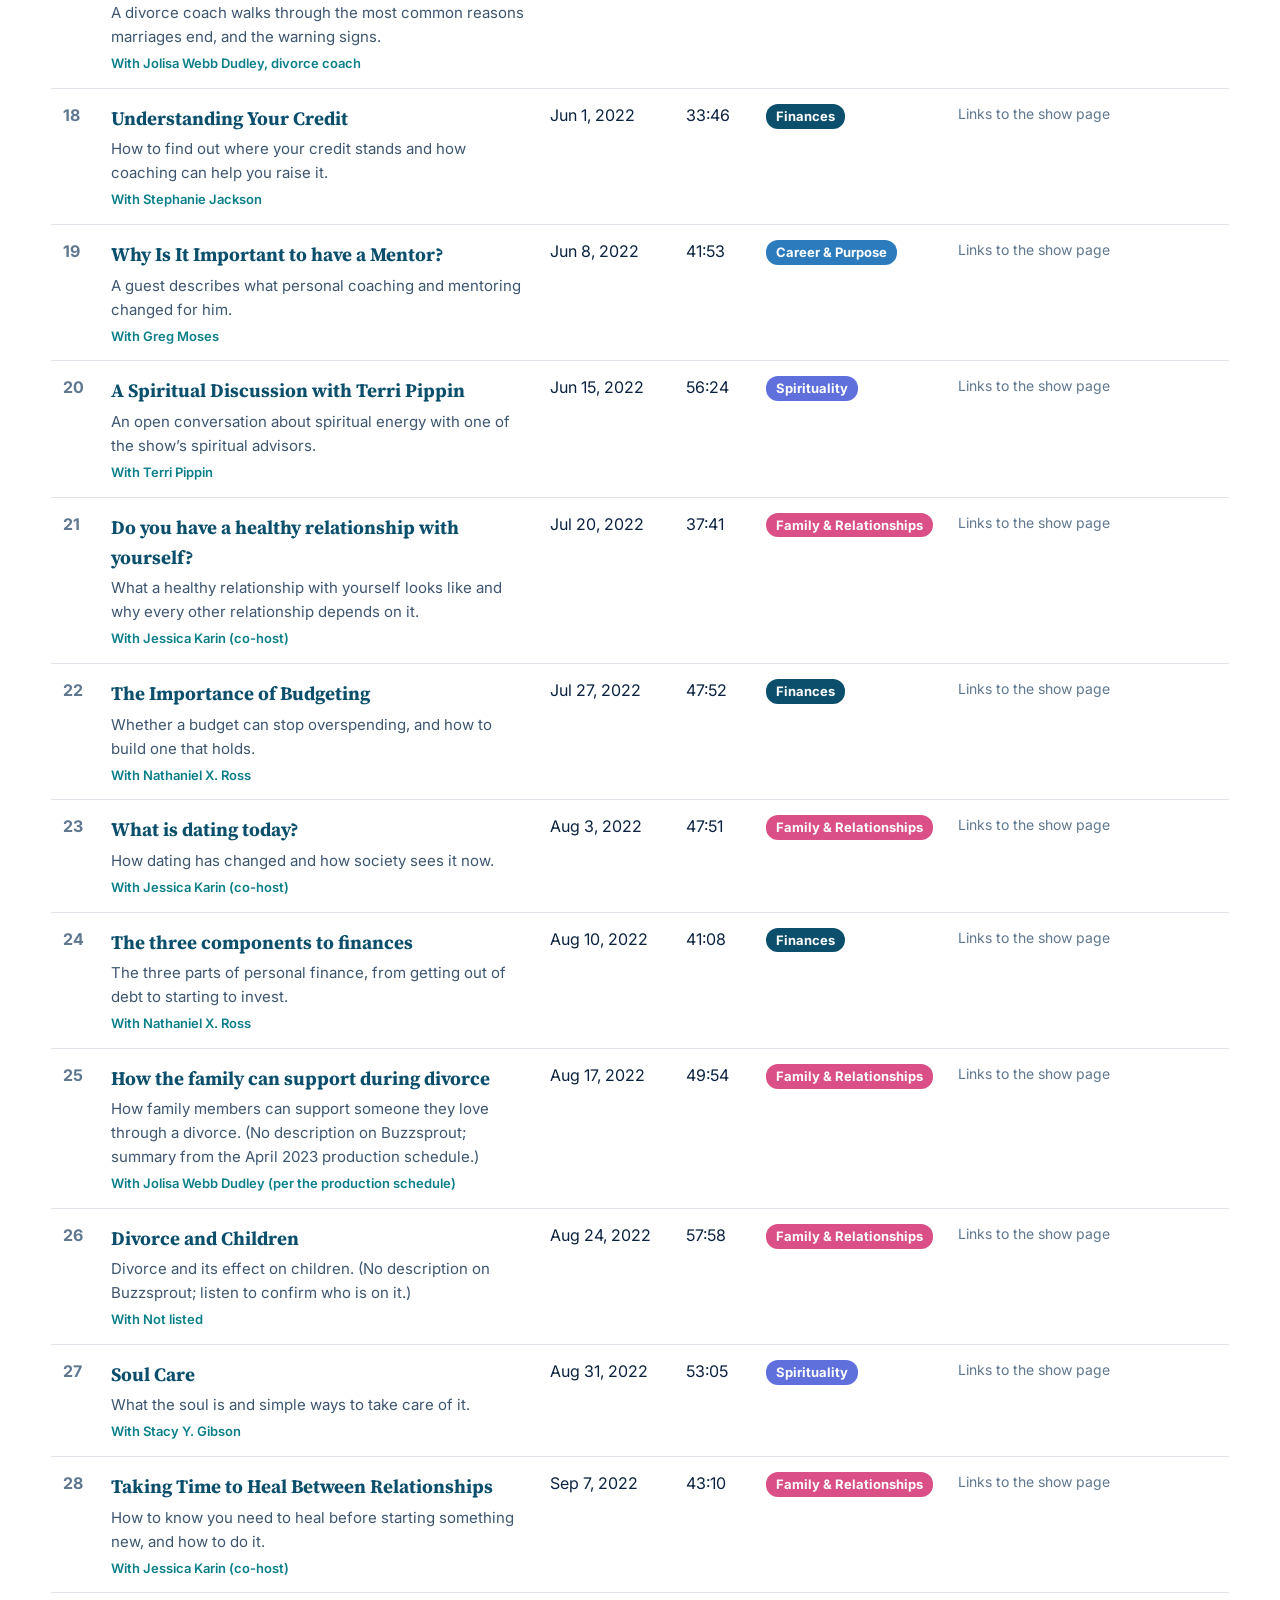
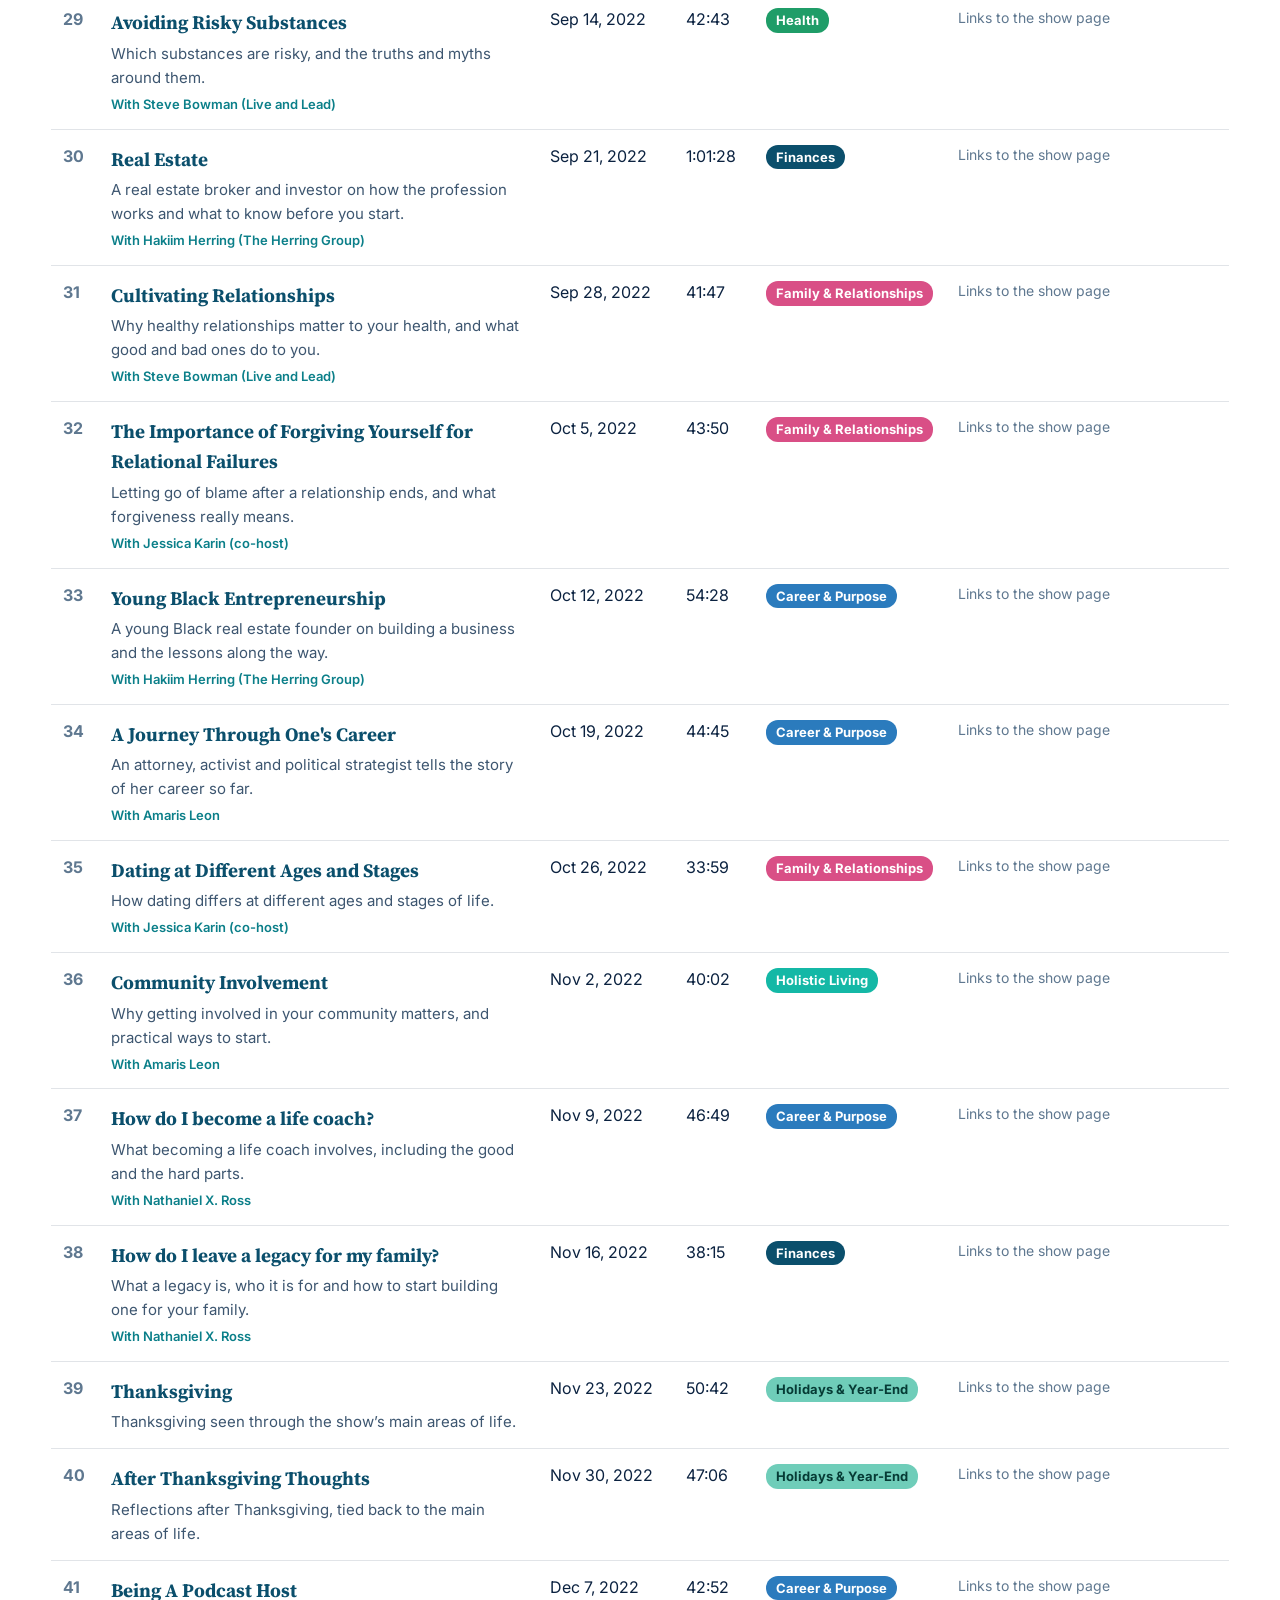
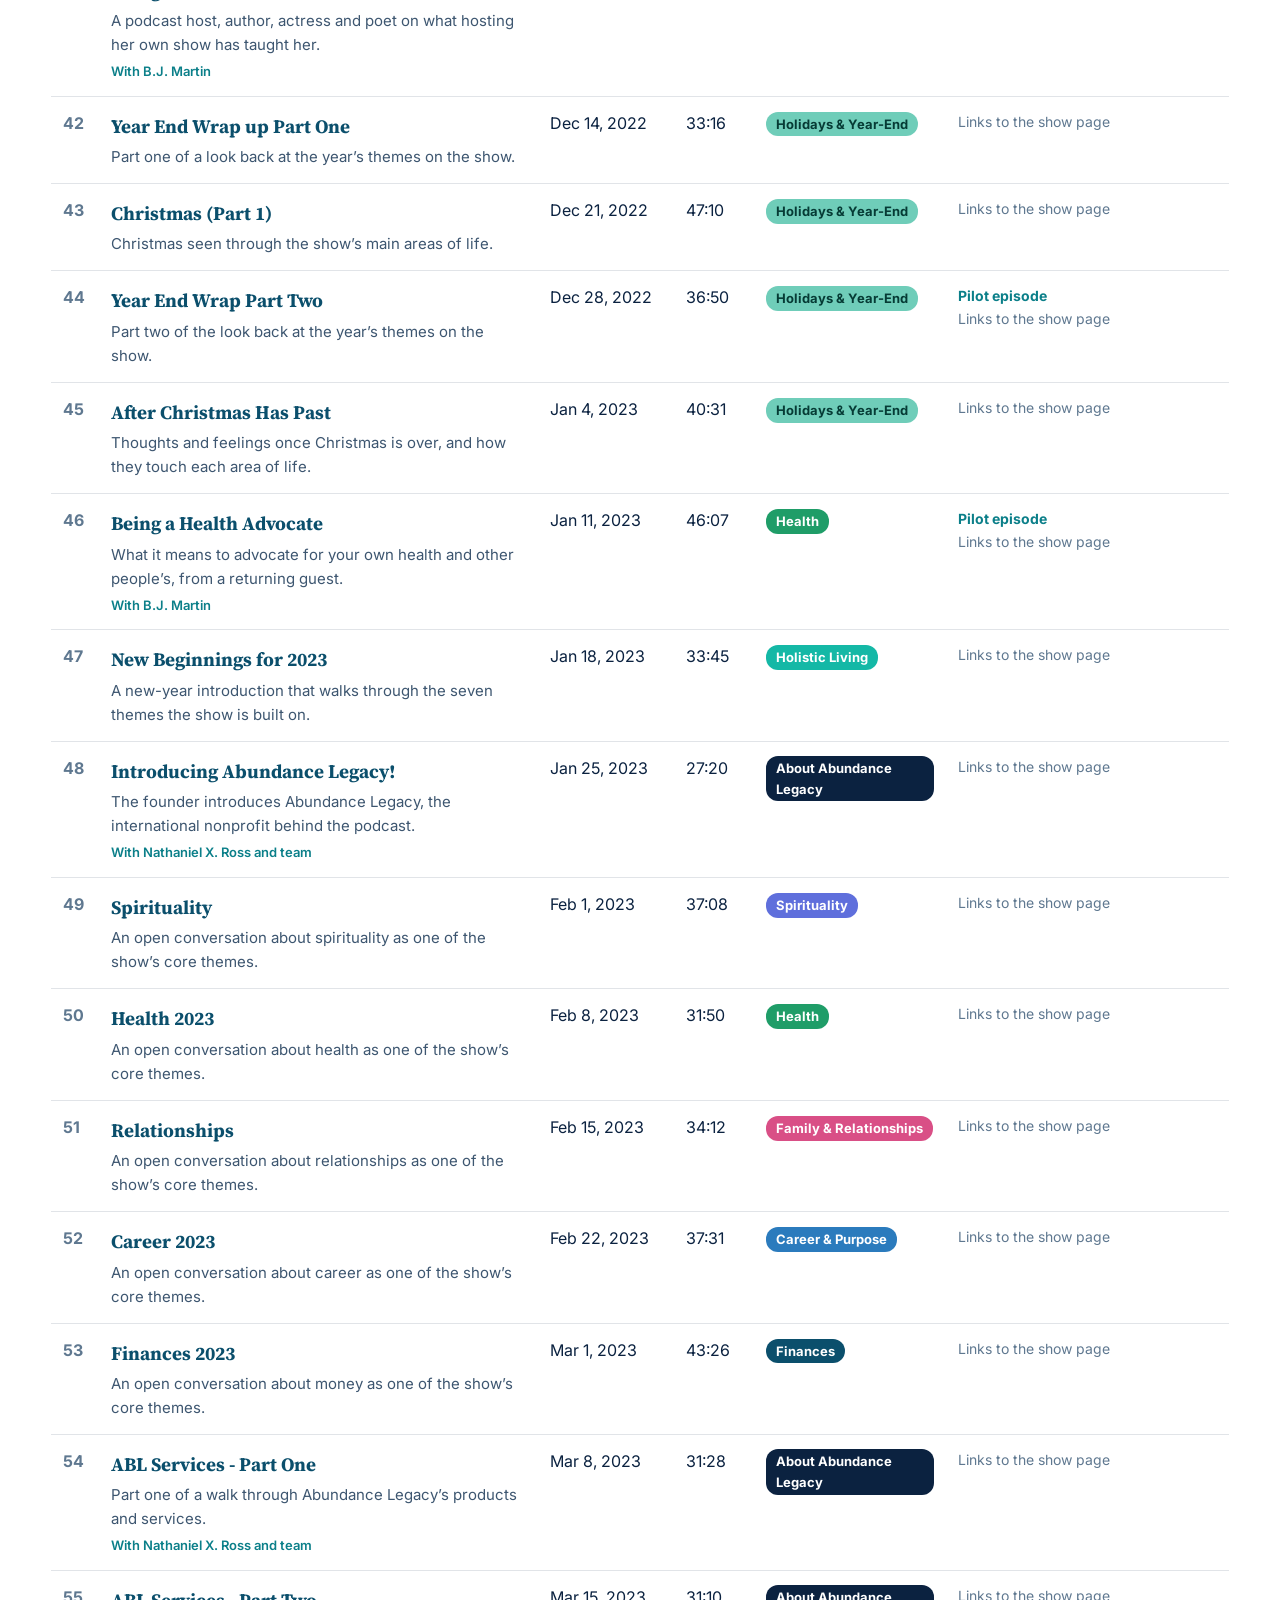
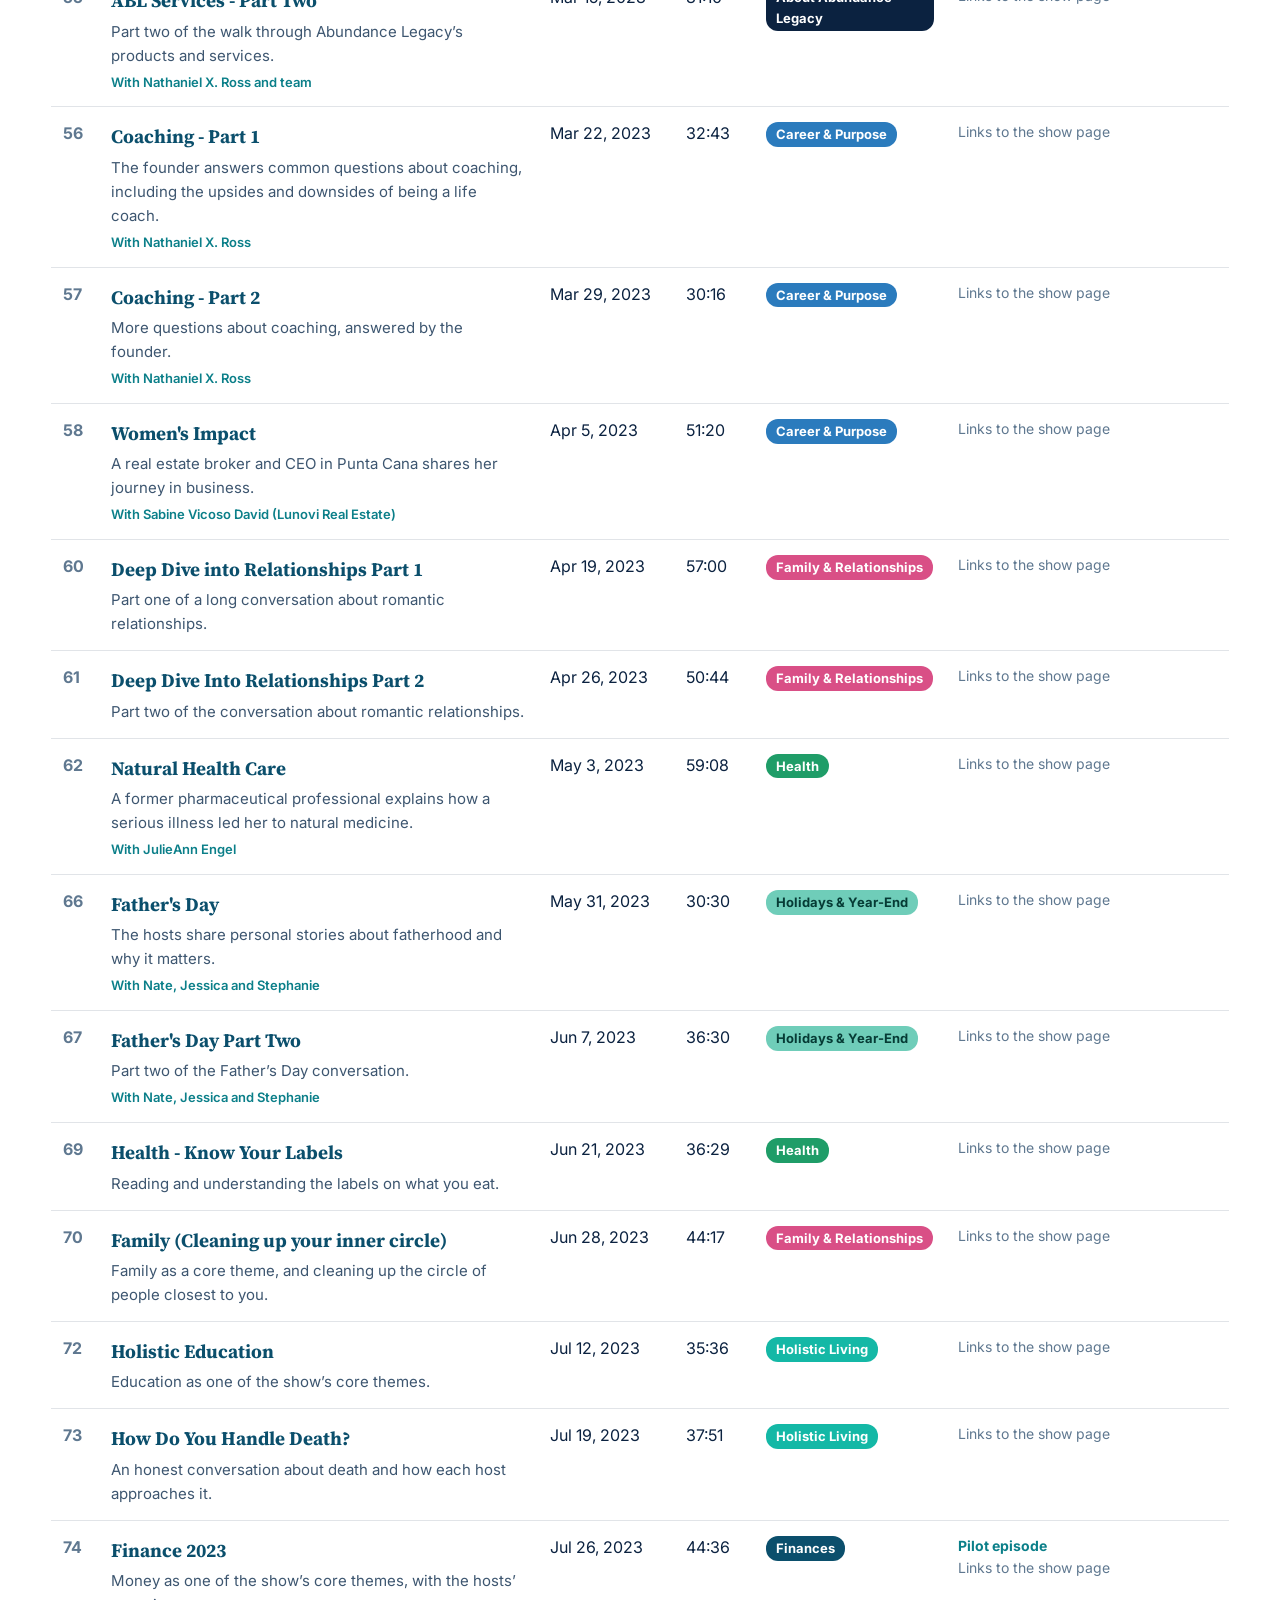
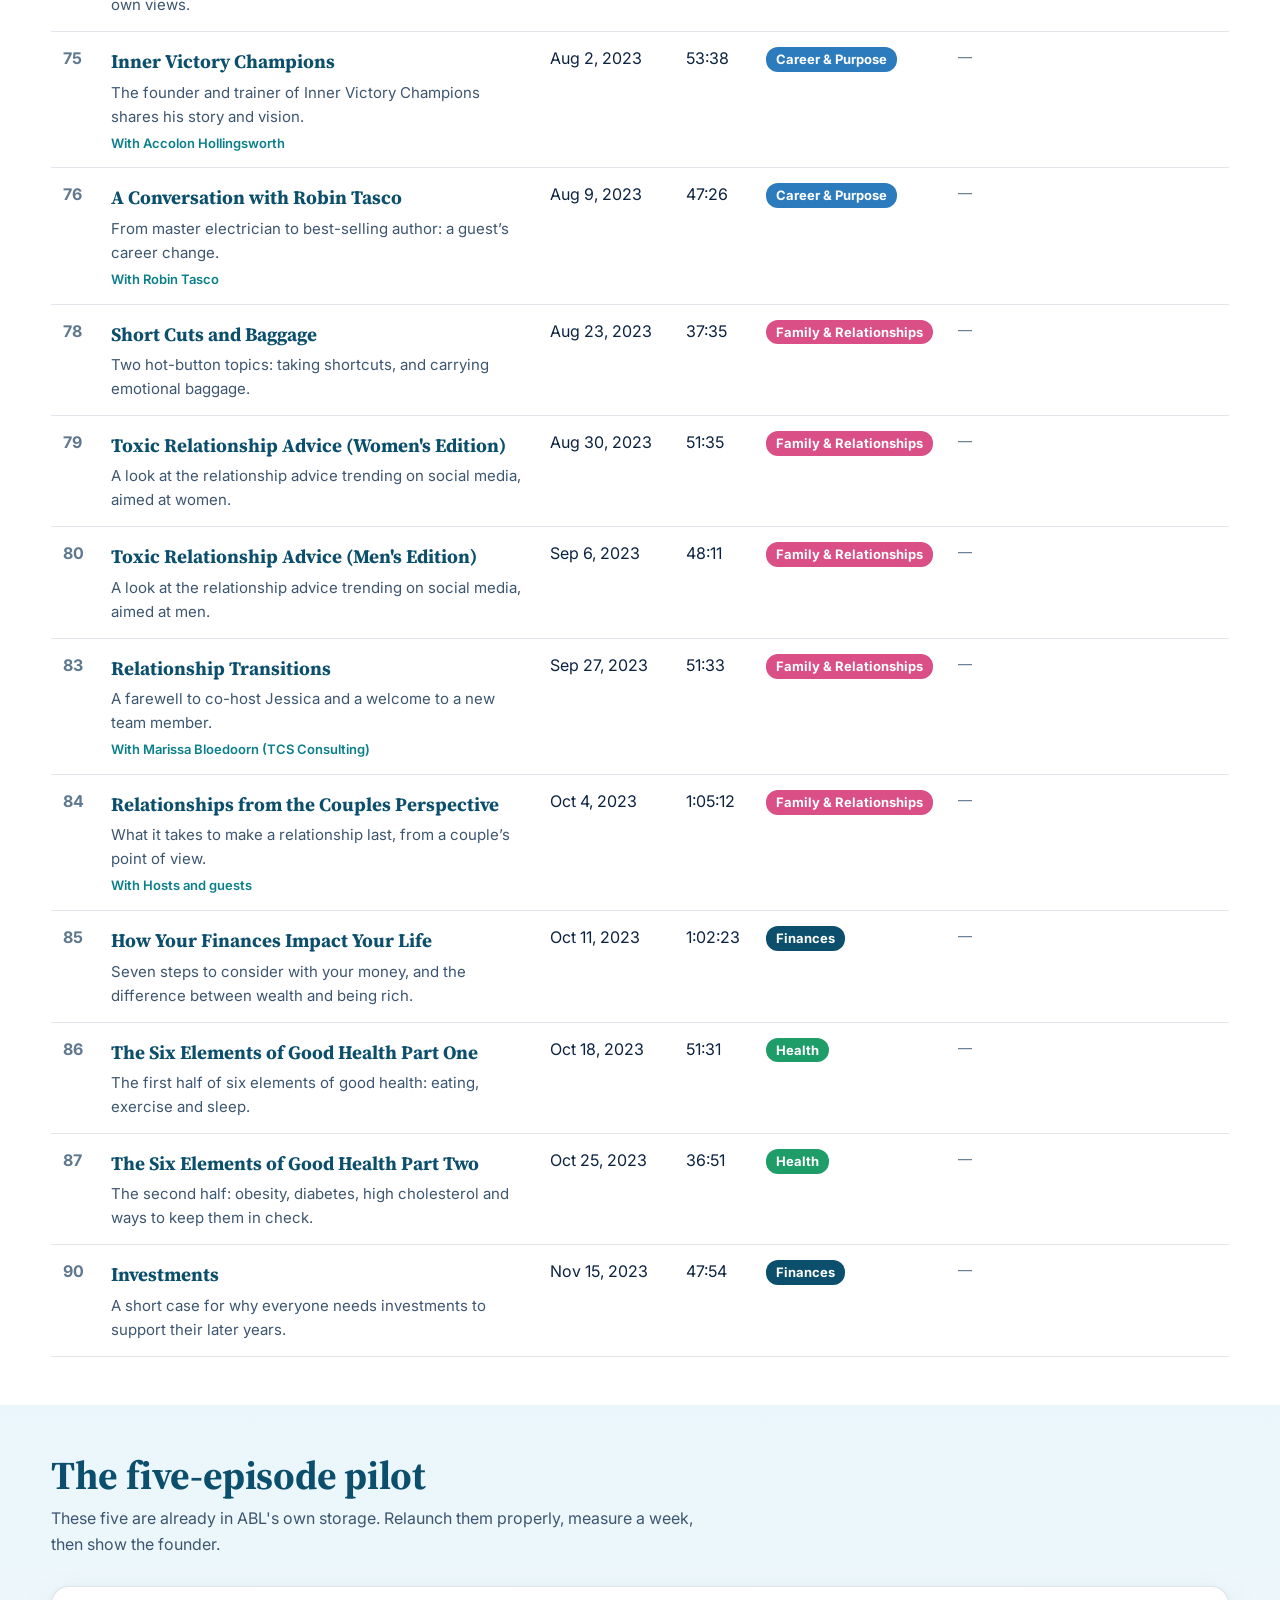
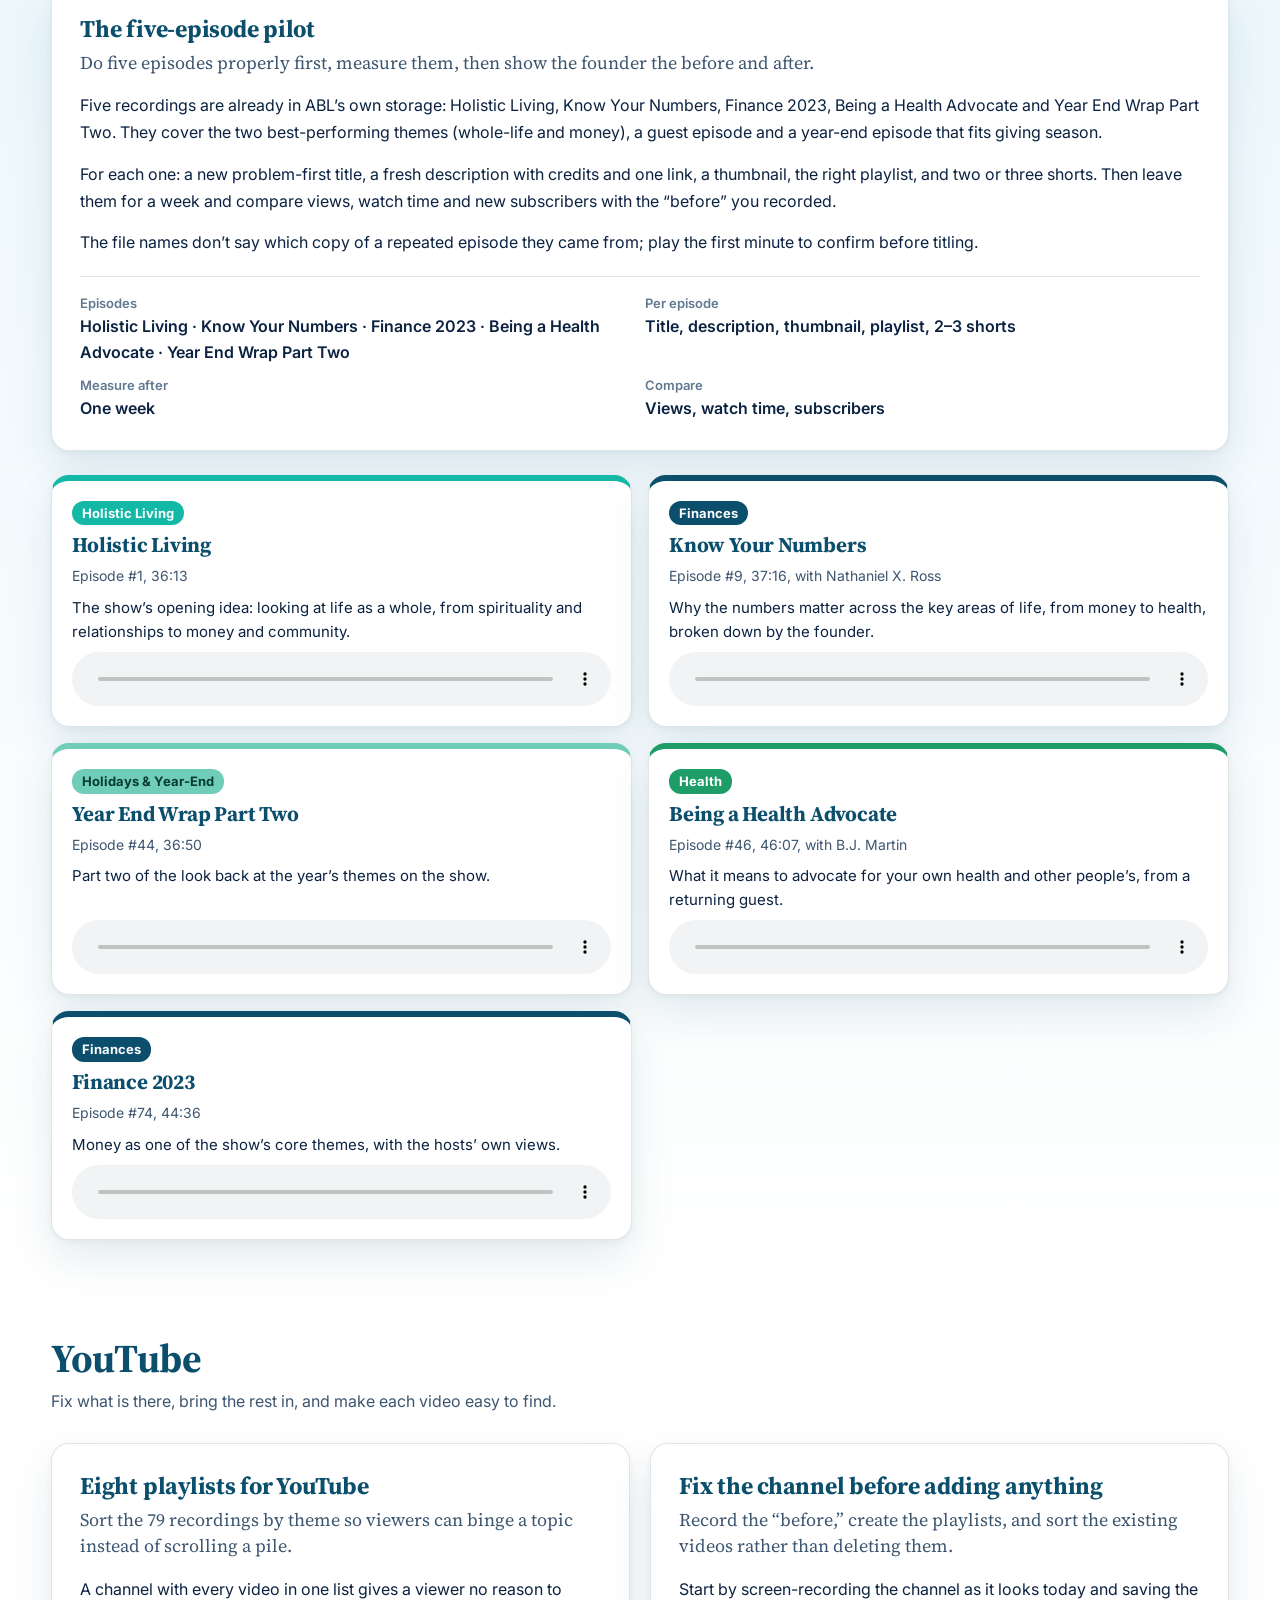
<file: guide.html>
<!DOCTYPE html>
<html lang="en" data-theme="light" data-default-theme="light" data-font-size="md">
<head>
<meta charset="UTF-8">
<meta name="viewport" content="width=device-width, initial-scale=1, viewport-fit=cover">
<title>Real Choices…Real Life — the relaunch guide | Abundance Legacy</title>
<meta name="description" content="Ms. Lee's guide to relaunching Abundance Legacy's podcast, Real Choices…Real Life: all 99 episodes sorted into playlists, the repeats flagged, a five-episode pilot, rights, money and the plan.">
<script>(function(){var d=document.documentElement,t=d.getAttribute('data-default-theme')||'light',f='md';try{var s=localStorage.getItem('pref-theme'),z=localStorage.getItem('pref-font-size');if(s==='light'||s==='dark')t=s;if(z==='sm'||z==='md'||z==='lg'||z==='xl')f=z;}catch(e){}d.setAttribute('data-theme',t);d.setAttribute('data-font-size',f);})();</script>
<link rel="preconnect" href="https://fonts.googleapis.com">
<link rel="preconnect" href="https://fonts.gstatic.com" crossorigin>
<link rel="stylesheet" href="https://fonts.googleapis.com/css2?family=Source+Serif+4:opsz,wght@8..60,600;8..60,700&amp;family=Inter:wght@400;500;600;700&amp;display=swap">
<link rel="stylesheet" href="css/guide.css">
</head>
<body>
<a class="skip" href="#main">Skip to the guide</a>

<header class="topbar">
  <nav class="nav" aria-label="Main">
    <a class="brand" href="guide.html"><span class="brand-mark" aria-hidden="true"></span><span class="brand-text">Abundance Legacy <small>Podcast relaunch guide</small></span></a>
    <div class="nav-links">
      <a href="#start">Start</a>
      <a href="#catalog">Catalog</a>
      <a href="#playlists">Playlists</a>
      <a href="#pilot">Pilot</a>
      <a href="#youtube">YouTube</a>
      <a href="#rights">Rights</a>
      <a href="#money">Money</a>
      <a href="#plan">Plan</a>
      <a href="cheat-sheet.html">Cheat sheet</a>
      <div class="controls">
        <div class="size-group" role="group" aria-label="Text size">
          <button class="js-size" data-size="sm" type="button" aria-pressed="false" aria-label="Text size Small"><span aria-hidden="true">A</span></button>
          <button class="js-size" data-size="md" type="button" aria-pressed="true" aria-label="Text size Medium, selected"><span aria-hidden="true">A</span></button>
          <button class="js-size" data-size="lg" type="button" aria-pressed="false" aria-label="Text size Large"><span aria-hidden="true">A</span></button>
          <button class="js-size" data-size="xl" type="button" aria-pressed="false" aria-label="Text size Extra large"><span aria-hidden="true">A</span></button>
        </div>
        <button class="theme js-theme" type="button" aria-pressed="false" aria-label="Light theme is on. Switch to dark theme"><span class="theme-dot" aria-hidden="true"></span><span class="js-theme-label">Dark</span></button>
      </div>
      <a class="btn btn-solid btn-sm" href="index.html">Ask the consultant</a>
    </div>
    <button class="burger" id="burger" type="button" aria-label="Open menu" aria-expanded="false" aria-controls="menu"><span></span></button>
  </nav>
  <div class="menu" id="menu">
    <a href="#start">Start here</a>
    <a href="#catalog">The catalog</a>
    <a href="#playlists">Playlists &amp; every episode</a>
    <a href="#pilot">The five-episode pilot</a>
    <a href="#youtube">YouTube</a>
    <a href="#rights">Rights &amp; credits</a>
    <a href="#money">Money</a>
    <a href="#plan">The plan</a>
    <a href="cheat-sheet.html">One-page cheat sheet</a>
    <div class="controls">
      <div class="size-group" role="group" aria-label="Text size">
        <button class="js-size" data-size="sm" type="button" aria-pressed="false" aria-label="Text size Small"><span aria-hidden="true">A</span></button>
        <button class="js-size" data-size="md" type="button" aria-pressed="true" aria-label="Text size Medium, selected"><span aria-hidden="true">A</span></button>
        <button class="js-size" data-size="lg" type="button" aria-pressed="false" aria-label="Text size Large"><span aria-hidden="true">A</span></button>
        <button class="js-size" data-size="xl" type="button" aria-pressed="false" aria-label="Text size Extra large"><span aria-hidden="true">A</span></button>
      </div>
      <button class="theme js-theme" type="button" aria-pressed="false" aria-label="Light theme is on. Switch to dark theme"><span class="theme-dot" aria-hidden="true"></span><span class="js-theme-label">Dark</span></button>
    </div>
    <a class="btn btn-solid" href="index.html">Ask the consultant</a>
  </div>
</header>

<main id="main">
  <section class="hero">
    <div class="hero-copy">
      <p class="kicker">Prepared for Ms. Lee, consultant to Abundance Legacy</p>
      <h1>Ninety-nine conversations, already recorded, waiting to be found.</h1>
      <p class="lede">Real Choices…Real Life ran every week for two years. This guide sorts the whole catalog, flags the repeats, and lays out how to relaunch it on YouTube, protect it, and turn viewers into people who give.</p>
      <div class="hero-ctas">
        <a class="btn btn-solid" href="index.html">Ask the consultant</a>
        <a class="btn btn-ghost" href="cheat-sheet.html">One-page cheat sheet</a>
      </div>
    </div>
    <figure class="shelf-wrap">
      <div class="shelf" id="shelf" role="list" aria-label="All 99 published episodes in order, colored by playlist"></div>
      <figcaption>
        <span>Every published episode, January 2022 to January 2024, in order. Outlined tiles repeat an earlier recording.</span>
        <ul class="legend" id="legend" aria-label="Playlist colors"></ul>
      </figcaption>
    </figure>
  </section>

  <p class="load-note" id="loadNote" role="status" hidden></p>

  <section class="section" id="start" aria-labelledby="startTitle">
    <div class="head"><h2 id="startTitle">Start here</h2><p>What exists today, and the way Ms. Lee works.</p></div>
    <div class="articles" data-section="start" data-skip="catalog,listeners"></div>
  </section>

  <section class="section wash" id="catalog" aria-labelledby="catalogTitle">
    <div class="head"><h2 id="catalogTitle">The catalog</h2><p>How many shows there really are, and which themes people downloaded most.</p></div>
    <div class="bars" id="bars"></div>
  </section>

  <section class="section" id="playlists" aria-labelledby="plTitle">
    <div class="head"><h2 id="plTitle">Eight playlists, every episode</h2><p>Counts are distinct recordings, repeats left out. Filter by playlist or search by title or guest.</p></div>
    <div class="playlists" id="playlistCards"></div>
    <div class="library">
      <div class="filters">
        <label class="search"><span class="sr">Search episodes</span><input id="search" type="search" placeholder="Search titles or guests" autocomplete="off"></label>
        <label class="toggle"><input type="checkbox" id="hideRepeats" checked> Hide repeats</label>
        <div class="chips" id="chips" role="group" aria-label="Filter by playlist"></div>
      </div>
      <p class="count" id="count" role="status"></p>
      <table class="episodes">
        <thead><tr><th scope="col">#</th><th scope="col">Episode</th><th scope="col">Published</th><th scope="col">Length</th><th scope="col">Playlist</th><th scope="col">Notes</th></tr></thead>
        <tbody id="rows"></tbody>
      </table>
    </div>
  </section>

  <section class="section reef" id="pilot" aria-labelledby="pilotTitle">
    <div class="head"><h2 id="pilotTitle">The five-episode pilot</h2><p>These five are already in ABL's own storage. Relaunch them properly, measure a week, then show the founder.</p></div>
    <div class="articles" data-ids="pilot"></div>
    <div class="pilot" id="pilotCards"></div>
  </section>

  <section class="section" id="youtube" aria-labelledby="ytTitle">
    <div class="head"><h2 id="ytTitle">YouTube</h2><p>Fix what is there, bring the rest in, and make each video easy to find.</p></div>
    <div class="articles" data-section="youtube"></div>
  </section>

  <section class="section wash" id="rights" aria-labelledby="rightsTitle">
    <div class="head"><h2 id="rightsTitle">Rights, credits and privacy</h2><p>Settle these before anything is clipped or monetized.</p></div>
    <div class="articles" data-section="rights"></div>
  </section>

  <section class="section" id="money" aria-labelledby="moneyTitle">
    <div class="head"><h2 id="moneyTitle">Money</h2><p>What platforms pay, and the route that raises money for ABL sooner.</p></div>
    <div class="articles" data-section="money"></div>
  </section>

  <section class="section reef" id="plan" aria-labelledby="planTitle">
    <div class="head"><h2 id="planTitle">The plan</h2><p>Pace, storage, pricing, and what to ask the founder next.</p></div>
    <div class="articles" data-section="plan" data-skip="pilot"></div>
  </section>

  <section class="section closing">
    <h2>Bring the consultant a question.</h2>
    <p>It reads this guide, asks one question if it needs to, and comes back with a specific recommendation and a next step for today.</p>
    <div class="hero-ctas"><a class="btn btn-solid" href="index.html">Ask the consultant</a><a class="btn btn-ghost" href="#playlists">Browse every episode</a></div>
  </section>
</main>

<footer class="foot">
  <p>Abundance Legacy’s Real Choices…Real Life, prepared for Ms. Lee. Platform facts checked <span id="checked">September 2026</span>.</p>
  <p>Episode summaries are written fresh for this guide. Recordings belong to Abundance Legacy and the people on them.</p>
</footer>

<script src="js/controls.js"></script>
<script src="js/guide.js"></script>
</body>
</html>
</file>
<file: css/engine.css>
/* Consultant Agent (index.html). Standing engine template: dark by default, indigo/purple/pink
   accents, Space Grotesk headings, a vivid background glow with no scrim, and four glass cards in a
   row — chat, top match, shortlist, listing details. All sizes in rem. */
:root{
  --indigo:#6366f1; --purple:#a855f7; --indigo-soft:#818cf8; --purple-soft:#c084fc; --pink:#f472b6;
  --head:'Space Grotesk', system-ui, -apple-system, 'Segoe UI', Roboto, 'Helvetica Neue', Arial, sans-serif;
  --sans:'Inter', system-ui, -apple-system, 'Segoe UI', Roboto, 'Helvetica Neue', Arial, sans-serif;
  --gutter:clamp(.75rem, 2.6vw, 2.5rem);
  --page:#0a0d24;
  --text:#eef0ff; --text-soft:rgba(226,230,255,.8); --text-dim:rgba(226,230,255,.6);
  --card:#12153a; --card-glass:rgba(16,19,52,.66); --card-line:rgba(255,255,255,.13);
  --well:rgba(255,255,255,.07); --well-2:rgba(255,255,255,.13);
  --value:var(--indigo-soft);
  --bar:#0d1030; --bar-glass:rgba(10,12,34,.6);
  --shadow:0 1.375rem 3.125rem rgba(0,0,0,.4);
  /* playlist colors, same families as the guide, lifted for dark cards */
  --pl-holistic:#2dd4bf; --pl-spirituality:#8b97f0; --pl-health:#34c38a; --pl-relationships:#f472b6;
  --pl-career:#60a5fa; --pl-finance:#38bdf8; --pl-seasonal:#7ee0cc; --pl-abl:#c084fc;
}
html[data-theme="light"]{
  --page:#eef0fb;
  --text:#14163a; --text-soft:rgba(20,22,58,.78); --text-dim:rgba(20,22,58,.6);
  --card:#ffffff; --card-glass:rgba(255,255,255,.8); --card-line:rgba(20,22,58,.13);
  --well:rgba(99,102,241,.07); --well-2:rgba(99,102,241,.15);
  --value:#4f46e5;
  --bar:#ffffff; --bar-glass:rgba(255,255,255,.82);
  --shadow:0 1.25rem 2.75rem rgba(49,46,129,.16);
  --pl-holistic:#0f9d8f; --pl-spirituality:#5b63d6; --pl-health:#16895a; --pl-relationships:#d0457f;
  --pl-career:#2563eb; --pl-finance:#0369a1; --pl-seasonal:#0e9f89; --pl-abl:#7e22ce;
}
html[data-font-size="sm"]{font-size:87.5%;}
html[data-font-size="md"]{font-size:100%;}
html[data-font-size="lg"]{font-size:112.5%;}
html[data-font-size="xl"]{font-size:125%;}

*,*::before,*::after{box-sizing:border-box;}
html{-webkit-text-size-adjust:100%;}
body{margin:0; background:var(--page); color:var(--text); font-family:var(--sans); font-size:.9375rem; line-height:1.55;}
h1,h2,h3,h4{font-family:var(--head); font-weight:700; margin:0; line-height:1.12; letter-spacing:-.01em;}
p{margin:0;}
a{color:inherit;}
button{font:inherit; color:inherit;}
:focus-visible{outline:.125rem solid var(--purple-soft); outline-offset:.125rem; border-radius:.375rem;}
.sr{position:absolute; width:1px; height:1px; overflow:hidden; clip:rect(0 0 0 0); white-space:nowrap;}
.skip{position:absolute; left:-999rem; top:0; z-index:100; background:var(--indigo); color:#fff; padding:.5rem 1rem;}
.skip:focus{left:1rem; top:calc(.5rem + env(safe-area-inset-top, 0px));}

/* ───────── stage: the glow stays vivid, no scrim over it ───────── */
.stage{position:relative; min-height:100vh; padding-bottom:4rem; background-color:#0b0e2e;
  background-image:
    radial-gradient(42% 38% at 12% 8%, rgba(99,102,241,.75), transparent 70%),
    radial-gradient(38% 34% at 88% 14%, rgba(244,114,182,.55), transparent 70%),
    radial-gradient(50% 44% at 58% 62%, rgba(168,85,247,.55), transparent 72%),
    radial-gradient(40% 40% at 8% 88%, rgba(129,140,248,.45), transparent 70%),
    linear-gradient(160deg, #0b0e2e 0%, #1b1150 45%, #2a0f4a 75%, #120c33 100%);}
html[data-theme="light"] .stage{background-color:#e7e8fb;
  background-image:
    radial-gradient(42% 38% at 12% 8%, rgba(99,102,241,.55), transparent 70%),
    radial-gradient(38% 34% at 88% 14%, rgba(244,114,182,.45), transparent 70%),
    radial-gradient(50% 44% at 58% 62%, rgba(168,85,247,.4), transparent 72%),
    linear-gradient(160deg, #c7cbff 0%, #d9c5ff 50%, #f5cde6 100%);}

/* ───────── top bar ───────── */
.topbar{position:sticky; top:0; z-index:40; background:var(--bar); border-bottom:1px solid var(--card-line);
  padding-top:env(safe-area-inset-top, 0px); padding-left:env(safe-area-inset-left, 0px); padding-right:env(safe-area-inset-right, 0px);}
@supports ((-webkit-backdrop-filter:blur(1px)) or (backdrop-filter:blur(1px))){
  .topbar{background:var(--bar-glass); -webkit-backdrop-filter:blur(.875rem); backdrop-filter:blur(.875rem);}
}
.nav{display:flex; align-items:center; justify-content:space-between; gap:.75rem; width:100%; max-width:60rem; margin:0 auto; padding:.75rem 1rem;}
.brand{display:inline-flex; align-items:center; gap:.625rem; min-width:0; text-decoration:none;}
.brand-mark{width:1.125rem; height:1.125rem; border-radius:.375rem; flex-shrink:0; background:linear-gradient(135deg, var(--indigo), var(--purple) 60%, var(--pink)); box-shadow:0 0 .875rem rgba(168,85,247,.6);}
.brand-text{font-family:var(--head); font-weight:700; font-size:1.1875rem; line-height:1.15; min-width:0; white-space:nowrap;}
.brand-text small{display:block; font-family:var(--sans); font-weight:600; font-size:.8125rem; color:var(--purple-soft);}
html[data-theme="light"] .brand-text small{color:#7c3aed;}
.nav-links{display:none; flex:1 1 auto; min-width:0; flex-wrap:wrap; align-items:center; justify-content:flex-end; gap:.5rem 1.25rem; font-size:.875rem; font-weight:500;}
.nav-links > a{text-decoration:none; color:var(--text-soft);}
.nav-links > a:hover,.nav-links > a[aria-current="page"]{color:var(--text);}
.controls{display:flex; flex-wrap:wrap; align-items:center; gap:.5rem;}
.size-group{display:inline-flex; border:1px solid var(--card-line); border-radius:999px; overflow:hidden; background:var(--well);}
.size-group button{border:0; background:none; cursor:pointer; min-width:2.25rem; min-height:2.25rem; padding:0 .5rem; font-weight:700; color:var(--text-soft); line-height:1;}
.size-group button[data-size="sm"] span{font-size:.75rem;} .size-group button[data-size="md"] span{font-size:.875rem;}
.size-group button[data-size="lg"] span{font-size:1rem;} .size-group button[data-size="xl"] span{font-size:1.125rem;}
.size-group button[aria-pressed="true"]{background:linear-gradient(135deg, var(--indigo), var(--purple)); color:#fff;}
.theme{display:inline-flex; align-items:center; gap:.5rem; min-height:2.25rem; padding:0 .875rem; border:1px solid var(--card-line); border-radius:999px; background:var(--well); cursor:pointer; font-weight:600; font-size:.84375rem;}
.theme-dot{width:.625rem; height:.625rem; border-radius:50%; background:linear-gradient(135deg, var(--purple-soft), var(--pink)); box-shadow:0 0 .5rem rgba(244,114,182,.6);}
html[data-theme="light"] .theme-dot{background:#14163a; box-shadow:none;}
.burger{width:2.75rem; height:2.75rem; border-radius:.75rem; border:1px solid var(--card-line); background:var(--well); display:inline-flex; align-items:center; justify-content:center; cursor:pointer; flex-shrink:0;}
.burger span,.burger span::before,.burger span::after{display:block; width:1.0625rem; height:.125rem; background:var(--text); border-radius:.125rem; position:relative; transition:transform .2s ease, background .2s ease;}
.burger span::before,.burger span::after{content:""; position:absolute; left:0;}
.burger span::before{top:-.375rem;} .burger span::after{top:.375rem;}
.burger[aria-expanded="true"] span{background:transparent;}
.burger[aria-expanded="true"] span::before{transform:translateY(.375rem) rotate(45deg);}
.burger[aria-expanded="true"] span::after{transform:translateY(-.375rem) rotate(-45deg);}
.menu{display:none; flex-direction:column; align-items:center; gap:.125rem; padding:.25rem 1rem 1rem;}
.menu.open{display:flex;}
.menu > a{text-decoration:none; padding:.5625rem .75rem; color:var(--text-soft); font-size:1rem;}
.menu > a[aria-current="page"]{color:var(--text); font-weight:600;}
.menu .controls{justify-content:center; padding-top:.75rem; margin-top:.375rem; border-top:1px solid var(--card-line); width:100%;}
@media (min-width:56.25em){ .nav-links{display:flex;} .burger,.menu,.menu.open{display:none;} }

/* ───────── hero ───────── */
.hero{text-align:center; padding:1.25rem 1.25rem 1rem;}
.hero-tag{display:inline-block; padding:.25rem .75rem; border-radius:999px; margin-bottom:.5rem; background:rgba(13,16,38,.66); border:1px solid rgba(255,255,255,.16); color:#e9d5ff; font-size:.8125rem; font-weight:600;}
.hero h1{font-size:clamp(1.75rem, 3.4vw, 2.5rem); color:#fff; max-width:none; margin:0 auto;
  text-shadow:0 1px 0 rgba(0,0,0,.9), 0 0 .1875rem rgba(0,0,0,.8), 0 .375rem 1.5rem rgba(0,0,0,.55);}
html[data-theme="light"] .hero h1{color:#14163a; text-shadow:0 1px 0 rgba(255,255,255,.6);}
.hero-sub{max-width:32em; margin:.5rem auto 0; font-size:clamp(1rem, 1.35vw, 1.125rem); line-height:1.45; font-weight:600; color:#fff;
  text-shadow:0 1px 0 rgba(0,0,0,.95), 0 0 .1875rem rgba(0,0,0,.95), 0 .125rem .5rem rgba(0,0,0,.8);}
html[data-theme="light"] .hero-sub{color:#1f2150; text-shadow:none;}
.hero-link{display:inline-block; margin-top:.625rem; padding:.375rem .875rem; border-radius:999px; background:rgba(13,16,38,.66); border:1px solid rgba(255,255,255,.16); color:#e9d5ff; font-size:.875rem; font-weight:700; text-decoration:none;}
.hero-link:hover{border-color:var(--purple-soft);}
.hero-links{display:flex; flex-wrap:wrap; justify-content:center; gap:.5rem; margin-top:.625rem;}
.hero-links .hero-link{margin-top:0;}

/* ───────── board: 1 column → chat on top + 3 → four in a row, full width ───────── */
.board{display:grid; grid-template-columns:minmax(0,1fr); gap:.875rem; align-items:start; width:calc(100% - 24px); margin:.75rem auto 0;}
@media (min-width:43.75em){ .board{grid-template-columns:repeat(3, minmax(0,1fr)); width:calc(100% - 48px);} .chat{grid-column:1 / -1;} }
@media (min-width:68.75em){ .board{grid-template-columns:minmax(0,1.36fr) minmax(0,1.06fr) minmax(0,.98fr) minmax(0,.98fr); width:clamp(900px, 66vw, 1340px); gap:.75rem;} .chat{grid-column:auto;} }
.card{position:relative; min-width:0; background:var(--card); border:1px solid var(--card-line); border-radius:.875rem; padding:.875rem 1rem 1rem; box-shadow:var(--shadow); overflow:hidden;}
@supports ((-webkit-backdrop-filter:blur(1px)) or (backdrop-filter:blur(1px))){
  .card{background:var(--card-glass); -webkit-backdrop-filter:blur(1rem) saturate(1.2); backdrop-filter:blur(1rem) saturate(1.2);}
}
.card::before{content:""; position:absolute; left:0; right:0; top:0; height:.1875rem; background:var(--strip);}
.chat{--strip:linear-gradient(90deg, var(--indigo), var(--indigo-soft), var(--purple));}
#matchCard{--strip:linear-gradient(90deg, var(--purple), var(--purple-soft));}
#shortCard{--strip:linear-gradient(90deg, var(--purple-soft), var(--pink));}
#detailCard{--strip:linear-gradient(90deg, var(--pink), var(--indigo-soft));}
.mini-h{font-size:1rem; line-height:1.25;}

/* chat */
.chat{display:flex; flex-direction:column;}
.chat-head{position:relative; text-align:center; padding:0 7.5rem;}
.head-icons{position:absolute; top:-.25rem; right:0; display:flex; gap:.125rem;}
.chat-head h2{font-size:1.125rem;}
.chat-head .sub{font-size:.8125rem; color:var(--text-soft); margin-top:.125rem;}
.icon{width:2.5rem; height:2.5rem; border:0; background:none; border-radius:.5rem; color:var(--text-soft); cursor:pointer; display:inline-flex; align-items:center; justify-content:center;}
.icon:hover{color:var(--text); background:var(--well);}
.icon svg{width:1rem; height:1rem;}
.count-chip{display:inline-flex; align-items:center; gap:.375rem; margin-top:.625rem; padding:.1875rem .625rem; border-radius:999px; background:var(--well); font-size:.75rem; font-weight:600; align-self:center;}
.count-chip .dot{width:.375rem; height:.375rem; border-radius:50%; background:var(--text-dim);}
.count-chip.live .dot{background:#86efac; box-shadow:0 0 .375rem #86efac;}
.count-chip.error .dot{background:#ff8a7a;}
.messages{display:flex; flex-direction:column; gap:.625rem; margin:.625rem -.25rem 0; padding:.125rem .5rem .125rem .25rem; height:21.25rem; max-height:56vh; overflow-y:auto; overscroll-behavior:contain; scrollbar-width:thin;}
@media (min-width:68.75em){ .messages{height:clamp(11rem, calc(100vh - 35rem), 26.25rem); max-height:none;} }
.msg{max-width:94%; padding:.625rem .75rem; border-radius:.625rem; font-size:.9375rem; line-height:1.5; overflow-wrap:anywhere; text-align:left;}
.msg.assistant{align-self:flex-start; background:var(--well);}
.msg.user{align-self:flex-end; background:linear-gradient(135deg, var(--indigo), #7c3aed); color:#fff; white-space:pre-wrap;}
.msg.error{background:rgba(255,138,122,.12); border:1px solid rgba(255,138,122,.5);}
.msg > * + *{margin-top:.5rem;}
.msg ul,.msg ol{margin-bottom:0; padding-left:1.2em;}
.msg li{margin:.1875rem 0;}
.msg a{color:var(--purple-soft); font-weight:600;}
html[data-theme="light"] .msg a{color:#6d28d9;}
.draft{position:relative; border-radius:.625rem; background:rgba(0,0,0,.28); border:1px solid var(--card-line);}
html[data-theme="light"] .draft{background:#f5f3ff;}
.draft pre{margin:0; padding:2.25rem .75rem .75rem; white-space:pre-wrap; overflow-wrap:anywhere; font-family:var(--sans); font-size:.875rem; line-height:1.5;}
.copy{position:absolute; top:.375rem; right:.375rem; border:1px solid var(--card-line); background:var(--card); border-radius:.5rem; padding:.25rem .625rem; font-size:.75rem; font-weight:600; cursor:pointer;}
.msg.thinking{display:flex; align-items:center; gap:.5625rem; color:var(--text-soft);}
.msg.thinking > * + *{margin-top:0;}
.spin{width:.8125rem; height:.8125rem; border-radius:50%; border:.125rem solid var(--card-line); border-top-color:var(--purple-soft); animation:spin .8s linear infinite; flex-shrink:0;}
@keyframes spin{to{transform:rotate(360deg);}}
.composer{display:flex; align-items:flex-end; gap:.5rem; margin-top:.75rem;}
.composer textarea{flex:1; min-width:0; resize:none; height:2.875rem; max-height:10rem; padding:.75rem; border:.09375rem solid rgba(129,140,248,.7); border-radius:.6875rem; background:var(--well); color:var(--text); font-family:var(--sans); font-size:max(16px, 1rem); line-height:1.3; outline:none; overflow-y:hidden;}
.composer textarea::placeholder{color:var(--text-dim); white-space:nowrap; overflow:hidden; text-overflow:ellipsis;}
.composer textarea:focus{border-color:var(--purple-soft); box-shadow:0 0 0 .1875rem rgba(192,132,252,.25);}
.send{min-height:2.875rem; padding:0 1.125rem; border:0; border-radius:.6875rem; cursor:pointer; flex-shrink:0; background:linear-gradient(135deg, var(--indigo), var(--purple)); color:#fff; font-weight:700; font-size:.9375rem; box-shadow:0 .625rem 1.375rem rgba(99,102,241,.4);}
.send:disabled{opacity:.55; cursor:not-allowed;}
.chat-foot{margin-top:.5rem; font-size:.75rem; color:var(--text-dim); text-align:center;}

/* top match */
.tag{display:inline-block; padding:.1875rem .625rem; border-radius:999px; background:var(--well-2); color:var(--value); font-size:.78125rem; font-weight:700;}
.cover{position:relative; display:flex; flex-direction:column; justify-content:space-between; gap:.5rem; margin-top:.75rem; min-height:7.75rem; padding:.875rem; border-radius:.75rem; overflow:hidden; text-align:left;
  --c:var(--indigo); background:linear-gradient(135deg, var(--c), rgba(168,85,247,.85) 70%, rgba(244,114,182,.9)); color:#fff; box-shadow:0 .75rem 1.75rem rgba(0,0,0,.3);}
.cover::after{content:""; position:absolute; right:-2.5rem; bottom:-2.5rem; width:9rem; height:9rem; border-radius:50%; border:1.25rem solid rgba(255,255,255,.14);}
.cover.is-guide{--c:#4338ca;}
.cover-kind{font-size:.75rem; font-weight:700; letter-spacing:.02em; opacity:.92;}
.cover-title{position:relative; z-index:1; font-family:var(--head); font-weight:700; font-size:1.25rem; line-height:1.1; overflow-wrap:anywhere; text-shadow:0 1px .125rem rgba(0,0,0,.35);}
.pl-holistic{--c:var(--pl-holistic);} .pl-spirituality{--c:var(--pl-spirituality);} .pl-health{--c:var(--pl-health);}
.pl-relationships{--c:var(--pl-relationships);} .pl-career{--c:var(--pl-career);} .pl-finance{--c:var(--pl-finance);}
.pl-seasonal{--c:var(--pl-seasonal);} .pl-abl{--c:var(--pl-abl);}
.match-name{font-size:clamp(1.25rem, 1.7vw, 1.5625rem); color:var(--value); margin:.75rem 0 .25rem; overflow-wrap:anywhere;}
.match-name.empty{color:var(--text-dim);}
.match-meta{font-size:.8125rem; color:var(--text-dim);}
.block-title{font-weight:700; font-size:.90625rem;}
.block-text{font-size:.875rem; color:var(--text-soft); margin-top:.375rem;}
#matchAudio{display:block; width:100%; margin-top:.75rem; min-height:2.5rem;}
#matchAudio[hidden]{display:none;}
.match-link{display:inline-block; margin-top:.75rem; font-weight:700; font-size:.875rem; color:var(--value); text-underline-offset:.2em;}
.match-link[hidden]{display:none;}

/* shortlist */
.donut-wrap{display:flex; justify-content:center; margin:.75rem 0 .5rem;}
.donut{width:5.5rem; height:5.5rem; position:relative;}
.donut svg{width:100%; height:100%; transform:rotate(-90deg);}
.donut .track{stroke:rgba(255,255,255,.13);}
html[data-theme="light"] .donut .track{stroke:rgba(20,22,58,.1);}
.donut .arc{transition:stroke-dashoffset .6s ease;}
.donut .center{position:absolute; inset:0; display:flex; flex-direction:column; align-items:center; justify-content:center; text-align:center;}
.donut .pct{font-family:var(--head); font-weight:700; font-size:1.375rem; line-height:1;}
.donut .lbl{font-size:.6875rem; color:var(--text-soft); margin-top:.25rem;}
.center-text{text-align:center; font-size:.84375rem; color:var(--text-soft);}
.shortlist{list-style:none; margin:.75rem 0 0; padding:0; display:flex; flex-direction:column; gap:.375rem;}
.pick{display:grid; grid-template-columns:minmax(0,1fr) auto; gap:.125rem .625rem; width:100%; text-align:left; padding:.5625rem .6875rem; border-radius:.625rem; border:1px solid var(--card-line); background:var(--well); cursor:pointer;}
.pick:hover{border-color:var(--purple-soft);}
.pick[aria-pressed="true"]{border-color:var(--purple-soft); background:var(--well-2); box-shadow:inset .1875rem 0 0 var(--purple);}
.pick-title{font-weight:600; font-size:.875rem; overflow-wrap:anywhere;}
.pick-score{font-family:var(--head); font-weight:700; color:var(--value); font-size:.875rem;}
.pick-kind{grid-column:1 / -1; font-size:.75rem; color:var(--text-dim);}
.empty-li{font-size:.8125rem; color:var(--text-dim); text-align:center;}

/* details */
.detail-head{display:flex; justify-content:space-between; align-items:baseline; gap:.625rem; flex-wrap:wrap;}
.detail-kind{font-weight:700; color:var(--value); font-size:.84375rem;}
.detail-title{margin-top:.625rem; font-size:1.125rem; overflow-wrap:anywhere;}
.detail-sum{margin-top:.375rem; font-size:.875rem; color:var(--text-soft);}
.facts{margin:.875rem 0 0; display:flex; flex-direction:column; gap:.5rem;}
.facts div{display:grid; grid-template-columns:minmax(0,7.5rem) minmax(0,1fr); gap:.625rem; font-size:.84375rem; line-height:1.45;}
.facts dt{font-family:var(--head); font-weight:700; color:var(--value); overflow-wrap:anywhere;}
.facts dd{margin:0; color:var(--text-soft); overflow-wrap:anywhere;}
.next{margin-top:.875rem; padding-top:.75rem; border-top:1px solid var(--card-line);}

/* mobile: headings and copy centered, lists and rows stay left */
@media (max-width:44.99em){
  .result{text-align:center;}
  .result .cover,.result .shortlist,.result .pick,.result .facts,.result .facts div{text-align:left;}
  .detail-head{justify-content:center;}
}
@media (min-width:45em){ .chat-head{text-align:left; padding:0 8rem 0 0;} .count-chip{align-self:flex-start;} .chat-foot{text-align:left;} }

/* ───────── notes + footer ───────── */
.notes{background:var(--page); padding:2.75rem 1.25rem 1.25rem;}
.notes > *{width:100%; max-width:1340px; margin-left:auto; margin-right:auto;}
.notes h2{font-size:1.625rem; text-align:center;}
.notes-grid{display:grid; grid-template-columns:minmax(0,1fr); gap:.875rem 2.75rem; margin-top:1rem;}
@media (min-width:56.25em){ .notes-grid{grid-template-columns:repeat(2, minmax(0,1fr));} }
@media (min-width:45em){ .notes h2{text-align:left;} }
.notes p{font-size:.90625rem; color:var(--text-soft); line-height:1.65; text-align:center;}
@media (min-width:45em){ .notes p{text-align:left;} }
.notes strong{color:var(--text);}
.foot{background:var(--page); text-align:center; padding:1.5rem var(--gutter) calc(1.75rem + env(safe-area-inset-bottom, 0px)); font-size:.8125rem; color:var(--text-dim);}
.foot a{color:var(--text-soft);}

@media (prefers-reduced-motion:reduce){ *{animation:none !important; transition:none !important; scroll-behavior:auto !important;} }

/* ───────── full-page chat ─────────
   The expand button turns the chat card into a full-screen reading view; Esc or the same button
   closes it. The page behind stops scrolling while it's open. */
.expand-btn{width:auto; padding:0 .625rem; gap:.375rem; font-size:.8125rem; font-weight:600; border:1px solid var(--card-line); background:var(--well);}
.expand-btn .i-close{display:none;}
.chat.expanded .expand-btn .i-open{display:none;} .chat.expanded .expand-btn .i-close{display:inline;}
@media (max-width:25em){ .expand-label{display:none;} .chat-head{padding:0 5.5rem;} }
html.chat-open{overflow:hidden;}
html.chat-open body{overflow:hidden;}
.chat.expanded{position:fixed; inset:0; z-index:60; margin:0; border-radius:0; border:0; background:var(--card);
  padding:calc(1rem + env(safe-area-inset-top, 0px)) calc(1rem + env(safe-area-inset-right, 0px)) calc(1rem + env(safe-area-inset-bottom, 0px)) calc(1rem + env(safe-area-inset-left, 0px));}
@supports ((-webkit-backdrop-filter:blur(1px)) or (backdrop-filter:blur(1px))){ .chat.expanded{background:var(--card); -webkit-backdrop-filter:none; backdrop-filter:none;} }
.chat.expanded .chat-head,.chat.expanded .count-chip,.chat.expanded .messages,.chat.expanded .composer,.chat.expanded .chat-foot{width:100%; max-width:52rem; margin-left:auto; margin-right:auto;}
.chat.expanded .count-chip{width:auto; align-self:center;}
.chat.expanded .messages{flex:1 1 auto; height:auto; max-height:none; min-height:0;}
.chat.expanded .msg{font-size:1.0625rem; max-width:100%;}
</file>
<file: css/cheat.css>
/* Cheat sheet (cheat-sheet.html): one printable page for Ms. Lee. Same palette as the guide. */
:root{--serif:'Source Serif 4',Georgia,'Times New Roman',serif;--sans:'Inter',system-ui,-apple-system,'Segoe UI',Roboto,Arial,sans-serif;
--paper:#fff;--wash:#effaf7;--card:#fff;--ink:#0b2240;--soft:#3d5670;--dim:#5f7890;--turq:#0b7f89;--aqua:#14b8a6;--ocean:#0b4f6c;--coral:#d9513d;--line:rgba(11,34,64,.13);
--holistic:#14b8a6;--spirituality:#5f6fdc;--health:#1f9d68;--relationships:#d94f86;--career:#2b7bbd;--finance:#0b4f6c;--seasonal:#6fcdb9;--abl:#0b2240;}
html[data-theme="dark"]{--paper:#071a2c;--wash:#0a2336;--card:#0d2a40;--ink:#e6f4f5;--soft:#a9c5cc;--dim:#86a5ae;--turq:#5ee0d2;--ocean:#7dd3fc;--coral:#ff8a78;--line:rgba(230,244,245,.14);--finance:#3f9fd0;--abl:#9fb7d9;}
html[data-font-size="sm"]{font-size:87.5%}html[data-font-size="md"]{font-size:100%}html[data-font-size="lg"]{font-size:112.5%}html[data-font-size="xl"]{font-size:125%}
*{box-sizing:border-box}body{margin:0;background:var(--paper);color:var(--ink);font-family:var(--sans);line-height:1.55}
h1,h2,h3{font-family:var(--serif);margin:0;line-height:1.15;color:var(--ocean)}html[data-theme="dark"] h1,html[data-theme="dark"] h2,html[data-theme="dark"] h3{color:var(--ink)}
a{color:var(--turq)}:focus-visible{outline:.1875rem solid var(--aqua);outline-offset:.125rem}
.bar{position:sticky;top:0;z-index:5;display:flex;flex-wrap:wrap;gap:.5rem 1rem;align-items:center;justify-content:center;padding:calc(.625rem + env(safe-area-inset-top,0px)) 1rem .625rem;background:var(--paper);border-bottom:1px solid var(--line)}
.bar strong{font-family:var(--serif);font-size:1.0625rem}
.ctl{display:flex;flex-wrap:wrap;gap:.5rem;align-items:center}
.sz{display:inline-flex;border:1px solid var(--line);border-radius:999px;overflow:hidden}
.sz button,.theme,.pr{border:0;background:var(--card);color:var(--ink);font:inherit;font-weight:700;cursor:pointer;min-height:2.25rem;padding:0 .625rem}
.sz button[aria-pressed="true"]{background:var(--turq);color:var(--paper)}
.theme,.pr{border:1px solid var(--line);border-radius:999px;font-size:.875rem;padding:0 .875rem}
main{padding:1.5rem clamp(1rem,4vw,3.5rem) 3rem}
.intro{text-align:center;margin:0 auto 1.75rem}
.intro h1{font-size:clamp(1.75rem,1.2rem + 2.4vw,2.75rem)}
.intro p{margin:.625rem auto 0;color:var(--soft);max-width:42em}
.grid{display:grid;grid-template-columns:minmax(0,1fr);gap:1rem}
@media (min-width:56em){.grid{grid-template-columns:repeat(2,minmax(0,1fr))}}
.box{min-width:0;background:var(--card);border:1px solid var(--line);border-radius:1rem;padding:1.25rem;box-shadow:0 .75rem 1.75rem rgba(11,79,108,.08)}
.box h2{font-size:1.375rem;margin-bottom:.625rem;text-align:center}
@media (min-width:48em){.box h2{text-align:left}}
.box ul,.box ol{margin:0;padding-left:1.25rem}.box li{margin:.375rem 0}
.box label{display:flex;gap:.5rem;align-items:flex-start;cursor:pointer} .box input{margin-top:.3rem;accent-color:var(--turq);flex-shrink:0}
.plain{list-style:none;padding-left:0!important}
.t{font-weight:600}.m{color:var(--dim);font-size:.875rem}
.big{font-size:1.0625rem}.big b{color:var(--turq)}
.warn{border-left:.25rem solid var(--coral)}
.full{grid-column:1/-1}
.pls{display:grid;grid-template-columns:minmax(0,1fr);gap:1rem;margin-top:.5rem}
@media (min-width:48em){.pls{grid-template-columns:repeat(2,minmax(0,1fr))}}
@media (min-width:90em){.pls{grid-template-columns:repeat(4,minmax(0,1fr))}}
.pl{min-width:0;border:1px solid var(--line);border-top:.3125rem solid var(--c);border-radius:.75rem;padding:.875rem 1rem}
.pl h3{font-size:1.125rem;display:flex;align-items:center;gap:.5rem}.pl .n{margin-left:auto;font-family:var(--sans);font-size:.875rem;color:var(--dim)}
.pl .dot{width:.75rem;height:.75rem;border-radius:50%;background:var(--c);flex-shrink:0}
.pl ol{list-style:none;padding:0;margin:.5rem 0 0}.pl li{margin:.5rem 0}
.pl label{flex-wrap:wrap;column-gap:.5rem;row-gap:0}.pl .t{flex:1 1 0;min-width:0;overflow-wrap:break-word}.pl .m{flex-basis:100%;padding-left:1.375rem;font-size:.8125rem}
.pl-holistic{--c:var(--holistic)}.pl-spirituality{--c:var(--spirituality)}.pl-health{--c:var(--health)}.pl-relationships{--c:var(--relationships)}.pl-career{--c:var(--career)}.pl-finance{--c:var(--finance)}.pl-seasonal{--c:var(--seasonal)}.pl-abl{--c:var(--abl)}
.reps{columns:1;list-style:none;padding:0!important}@media (min-width:56em){.reps{columns:2;column-gap:2rem}}.reps li{break-inside:avoid}
footer{text-align:center;color:var(--dim);font-size:.875rem;padding:1.5rem 1rem calc(1.5rem + env(safe-area-inset-bottom,0px));border-top:1px solid var(--line)}
@media print{.bar{position:static}.ctl{display:none}.box{box-shadow:none;break-inside:avoid}.pl{break-inside:avoid}main{padding:0}}
.back{font-weight:600;font-size:.875rem;text-decoration:none;padding:.375rem .5rem}
.back:hover{text-decoration:underline}
@media print{.back{display:none}}
.dl{display:flex;flex-wrap:wrap;gap:.5rem .875rem;align-items:center;justify-content:center;margin-top:1rem}
.dl-btn{display:inline-flex;align-items:center;min-height:2.75rem;padding:.5rem 1.25rem;border-radius:999px;background:var(--turq);color:var(--paper);font-weight:700;text-decoration:none}
.dl-btn:hover{filter:brightness(1.07)}
@media print{.dl{display:none}}
.yt{display:inline-block;padding:0 .4375rem;border-radius:999px;background:var(--ocean);color:var(--paper);font-size:.75rem;font-weight:700;vertical-align:.0625rem}
.pl .yt{flex-basis:auto}
</file>
<file: css/guide.css>
/* Abundance Legacy relaunch guide. Editorial, white-first, Caribbean palette. Mobile-first.
   Every size is in rem so the text-size control scales the whole page. */
:root{
  --serif:'Source Serif 4', Georgia, 'Times New Roman', Times, serif;
  --sans:'Inter', system-ui, -apple-system, 'Segoe UI', Roboto, 'Helvetica Neue', Arial, sans-serif;
  --paper:#ffffff; --wash:#effaf7; --reef:#eaf6fb; --card:#ffffff;
  --ink:#0b2240; --ink-soft:#3d5670; --ink-dim:#5f7890;
  --turq:#0b7f89; --aqua:#14b8a6; --ocean:#0b4f6c; --foam:#bfeee3;
  --coral:#d9513d; --coral-soft:#fde8e4;
  --on-turq:#ffffff;
  --line:rgba(11,34,64,.12); --line-strong:rgba(11,34,64,.22);
  --shadow:0 1.25rem 2.75rem rgba(11,79,108,.10), 0 .125rem .375rem rgba(11,79,108,.06);
  --bar:#ffffff;
  --gutter:clamp(1rem, 4vw, 4.5rem);
  /* playlist colors */
  --pl-holistic:#14b8a6; --pl-spirituality:#5f6fdc; --pl-health:#1f9d68; --pl-relationships:#d94f86;
  --pl-career:#2b7bbd; --pl-finance:#0b4f6c; --pl-seasonal:#6fcdb9; --pl-abl:#0b2240;
}
html[data-theme="dark"]{
  --paper:#071a2c; --wash:#0a2336; --reef:#0a2230; --card:#0d2a40;
  --ink:#e6f4f5; --ink-soft:#a9c5cc; --ink-dim:#86a5ae;
  --turq:#5ee0d2; --aqua:#2dd4bf; --ocean:#7dd3fc; --foam:#134e4a;
  --coral:#ff8a78; --coral-soft:rgba(255,138,120,.14);
  --on-turq:#04232b;
  --line:rgba(230,244,245,.12); --line-strong:rgba(230,244,245,.24);
  --shadow:0 1.25rem 2.75rem rgba(0,0,0,.35);
  --bar:#071a2c;
  --pl-abl:#9fb7d9; --pl-finance:#3f9fd0;
}
html[data-font-size="sm"]{font-size:87.5%;}
html[data-font-size="md"]{font-size:100%;}
html[data-font-size="lg"]{font-size:112.5%;}
html[data-font-size="xl"]{font-size:125%;}

*,*::before,*::after{box-sizing:border-box;}
html{-webkit-text-size-adjust:100%; scroll-behavior:smooth; scroll-padding-top:calc(5rem + env(safe-area-inset-top, 0px));}
body{margin:0; background:var(--paper); color:var(--ink); font-family:var(--sans); font-size:1rem; line-height:1.6;}
h1,h2,h3{font-family:var(--serif); font-weight:700; line-height:1.15; margin:0; color:var(--ocean); letter-spacing:-.01em;}
html[data-theme="dark"] h1, html[data-theme="dark"] h2, html[data-theme="dark"] h3{color:var(--ink);}
p{margin:0;}
a{color:var(--turq); text-underline-offset:.2em;}
button{font:inherit; color:inherit;}
:focus-visible{outline:.1875rem solid var(--aqua); outline-offset:.1875rem; border-radius:.375rem;}
.sr{position:absolute; width:1px; height:1px; overflow:hidden; clip:rect(0 0 0 0); white-space:nowrap;}
.skip{position:absolute; left:-999rem; top:0; z-index:100; background:var(--ink); color:var(--paper); padding:.5rem 1rem;}
.skip:focus{left:1rem; top:calc(.5rem + env(safe-area-inset-top, 0px));}

/* ───────── top bar ───────── */
.topbar{position:sticky; top:0; z-index:40; background:var(--bar); border-bottom:1px solid var(--line);
  padding-top:env(safe-area-inset-top, 0px); padding-left:env(safe-area-inset-left, 0px); padding-right:env(safe-area-inset-right, 0px);}
@supports ((-webkit-backdrop-filter:blur(1px)) or (backdrop-filter:blur(1px))){
  .topbar{background:rgba(255,255,255,.86); -webkit-backdrop-filter:blur(.75rem); backdrop-filter:blur(.75rem);}
  html[data-theme="dark"] .topbar{background:rgba(7,26,44,.86);}
}
.nav{display:flex; align-items:center; justify-content:space-between; gap:1rem; padding:.75rem var(--gutter);}
.brand{display:inline-flex; align-items:center; gap:.625rem; min-width:0; text-decoration:none; color:var(--ink);}
.brand-mark{width:.875rem; height:.875rem; border-radius:50%; flex-shrink:0; background:linear-gradient(135deg, var(--foam), var(--aqua) 55%, var(--ocean)); box-shadow:0 0 0 .25rem var(--wash);}
.brand-text{font-family:var(--serif); font-weight:700; font-size:1.125rem; line-height:1.15; min-width:0;}
.brand-text small{display:block; font-family:var(--sans); font-weight:600; font-size:.75rem; color:var(--turq);}
.nav-links{display:none; flex:1 1 auto; min-width:0; flex-wrap:wrap; align-items:center; justify-content:flex-end; gap:.5rem 1.25rem; font-size:.9375rem; font-weight:500;}
.nav-links > a:not(.btn){color:var(--ink-soft); text-decoration:none;}
.nav-links > a:not(.btn):hover{color:var(--ink);}
.controls{display:flex; flex-wrap:wrap; align-items:center; gap:.5rem;}
.size-group{display:inline-flex; border:1px solid var(--line-strong); border-radius:999px; overflow:hidden; background:var(--card);}
.size-group button{border:0; background:none; cursor:pointer; min-width:2.25rem; min-height:2.25rem; padding:0 .5rem; font-weight:700; color:var(--ink-soft); line-height:1;}
.size-group button[data-size="sm"] span{font-size:.75rem;} .size-group button[data-size="md"] span{font-size:.875rem;}
.size-group button[data-size="lg"] span{font-size:1rem;} .size-group button[data-size="xl"] span{font-size:1.125rem;}
.size-group button[aria-pressed="true"]{background:var(--turq); color:var(--on-turq);}
.theme{display:inline-flex; align-items:center; gap:.5rem; min-height:2.25rem; padding:0 .875rem; border:1px solid var(--line-strong); border-radius:999px; background:var(--card); cursor:pointer; font-weight:600; font-size:.875rem;}
.theme-dot{width:.625rem; height:.625rem; border-radius:50%; background:var(--ocean); box-shadow:inset -.1875rem -.125rem 0 var(--aqua);}
html[data-theme="dark"] .theme-dot{background:var(--foam); box-shadow:0 0 0 .125rem var(--aqua);}
.btn{display:inline-flex; align-items:center; justify-content:center; min-height:2.75rem; padding:.625rem 1.25rem; border-radius:999px; font-weight:600; font-size:.9375rem; text-decoration:none; border:.09375rem solid transparent; text-align:center;}
.btn-solid{background:var(--turq); color:var(--on-turq); box-shadow:0 .75rem 1.5rem rgba(11,127,137,.25);}
.btn-solid:hover{filter:brightness(1.07);}
.btn-ghost{border-color:var(--turq); color:var(--turq);}
.btn-sm{min-height:2.25rem; padding:.375rem 1rem; font-size:.875rem;}
.burger{width:2.75rem; height:2.75rem; border-radius:.75rem; border:1px solid var(--line-strong); background:var(--card); display:inline-flex; align-items:center; justify-content:center; cursor:pointer; flex-shrink:0;}
.burger span,.burger span::before,.burger span::after{display:block; width:1.0625rem; height:.125rem; background:var(--ink); border-radius:.125rem; position:relative; transition:transform .2s ease, background .2s ease;}
.burger span::before,.burger span::after{content:""; position:absolute; left:0;}
.burger span::before{top:-.375rem;} .burger span::after{top:.375rem;}
.burger[aria-expanded="true"] span{background:transparent;}
.burger[aria-expanded="true"] span::before{transform:translateY(.375rem) rotate(45deg);}
.burger[aria-expanded="true"] span::after{transform:translateY(-.375rem) rotate(-45deg);}
.menu{display:none; flex-direction:column; align-items:center; gap:.25rem; padding:.25rem var(--gutter) 1.25rem; max-height:calc(100vh - 4.5rem); overflow-y:auto;}
.menu.open{display:flex;}
.menu > a:not(.btn){color:var(--ink-soft); text-decoration:none; padding:.5rem .75rem; font-size:1.0625rem;}
.menu .controls{justify-content:center; padding:.75rem 0; margin:.25rem 0; border-top:1px solid var(--line); border-bottom:1px solid var(--line); width:100%;}
@media (min-width:75em){ .nav-links{display:flex;} .burger,.menu,.menu.open{display:none;} }

/* ───────── hero: headline beside the shelf of 99 ───────── */
.hero{display:grid; grid-template-columns:minmax(0,1fr); gap:2rem; padding:2.5rem var(--gutter) 3rem; text-align:center;
  background:radial-gradient(60% 70% at 100% 0%, var(--reef), transparent 70%), radial-gradient(50% 60% at 0% 100%, var(--wash), transparent 70%), var(--paper);}
.hero-copy{min-width:0;}
.kicker{font-size:.875rem; font-weight:600; color:var(--turq); margin-bottom:.875rem;}
.hero h1{font-size:clamp(2rem, 1.2rem + 3.6vw, 4rem); line-height:1.05; max-width:16ch; margin:0 auto;}
.lede{margin:1.125rem auto 0; font-size:1.125rem; color:var(--ink-soft); max-width:38em;}
.hero-ctas{display:flex; flex-wrap:wrap; gap:.75rem; justify-content:center; margin-top:1.5rem;}
.shelf-wrap{margin:0; min-width:0;}
.shelf{display:grid; grid-template-columns:repeat(11, minmax(0,1fr)); gap:.3125rem; padding:1rem; border-radius:1.25rem; background:var(--card); border:1px solid var(--line); box-shadow:var(--shadow);}
.tile{display:block; aspect-ratio:1; border-radius:.3125rem; background:var(--c, var(--aqua)); transition:transform .15s ease;}
@supports not (aspect-ratio:1){ .tile{height:1.5rem;} }
.tile:hover,.tile:focus-visible{transform:scale(1.18); position:relative; z-index:1;}
.tile.repeat{background:transparent; box-shadow:inset 0 0 0 .1875rem var(--coral);}
.tile.pilot{outline:.125rem solid var(--ink); outline-offset:.125rem;}
.shelf-wrap figcaption{margin-top:.875rem; font-size:.875rem; color:var(--ink-soft);}
.legend{list-style:none; margin:.75rem 0 0; padding:0; display:flex; flex-wrap:wrap; justify-content:center; gap:.375rem 1rem; text-align:left;}
.legend li{display:inline-flex; align-items:center; gap:.4375rem;}
.swatch{width:.875rem; height:.875rem; border-radius:.1875rem; background:var(--c); flex-shrink:0;}
.repeat-swatch{background:transparent; box-shadow:inset 0 0 0 .125rem var(--coral);}
@media (min-width:60em){
  .hero{grid-template-columns:minmax(0,1.05fr) minmax(0,1fr); align-items:center; text-align:left; padding-top:4rem; padding-bottom:4.5rem;}
  .hero h1,.lede{margin-left:0;}
  .hero-ctas,.legend{justify-content:flex-start;}
}
/* playlist color hook */
.pl-holistic{--c:var(--pl-holistic);} .pl-spirituality{--c:var(--pl-spirituality);} .pl-health{--c:var(--pl-health);}
.pl-relationships{--c:var(--pl-relationships);} .pl-career{--c:var(--pl-career);} .pl-finance{--c:var(--pl-finance);}
.pl-seasonal{--c:var(--pl-seasonal);} .pl-abl{--c:var(--pl-abl);}

.load-note{margin:1rem var(--gutter); padding:1rem 1.25rem; border-radius:.75rem; background:var(--coral-soft); border-left:.25rem solid var(--coral); text-align:center;}

/* ───────── sections ───────── */
.section{padding:3rem var(--gutter); background:var(--paper);}
.section.wash{background:linear-gradient(180deg, var(--wash), var(--paper));}
.section.reef{background:linear-gradient(180deg, var(--reef), var(--paper));}
.head{text-align:center; margin-bottom:1.75rem;}
.head h2{font-size:clamp(1.625rem, 1.2rem + 1.6vw, 2.5rem);}
.head p{margin:.5rem auto 0; color:var(--ink-soft); max-width:42em;}
@media (min-width:48em){ .head{text-align:left;} .head p{margin-left:0;} }

.articles{display:grid; grid-template-columns:minmax(0,1fr); gap:1.25rem;}
.articles + .bars, .articles + .pilot{margin-top:1.5rem;}
@media (min-width:62em){ .articles{grid-template-columns:repeat(2, minmax(0,1fr));} }
@media (min-width:110em){ .articles{grid-template-columns:repeat(3, minmax(0,1fr));} }
.article{min-width:0; background:var(--card); border:1px solid var(--line); border-radius:1.125rem; padding:1.5rem 1.25rem; box-shadow:var(--shadow); text-align:center;}
.article h3{font-size:1.5rem;}
.dek{margin-top:.5rem; font-family:var(--serif); font-size:1.125rem; line-height:1.45; color:var(--ink-soft);}
.body{margin-top:1rem; text-align:left;}
.body p{line-height:1.7;}
.body p + p, .body p + ol, .body ol + p{margin-top:.875rem;}
.steps{margin:0; padding-left:1.5rem;}
.steps li{margin:.375rem 0; padding-left:.25rem;}
.steps li::marker{color:var(--turq); font-weight:700;}
.facts{margin:1.25rem 0 0; padding:1rem 0 0; border-top:1px solid var(--line); display:grid; grid-template-columns:minmax(0,1fr); gap:.625rem; text-align:left;}
.facts div{min-width:0;}
.facts dt{font-size:.8125rem; font-weight:600; color:var(--ink-dim);}
.facts dd{margin:0; font-weight:600; overflow-wrap:anywhere;}
@media (min-width:36em){ .facts{grid-template-columns:repeat(2, minmax(0,1fr));} }
.source{margin-top:1rem; font-size:.875rem; text-align:left;}
@media (min-width:48em){ .article{text-align:left; padding:1.75rem;} }

/* downloads bars */
.bars{display:grid; gap:.875rem; background:var(--card); border:1px solid var(--line); border-radius:1.125rem; padding:1.25rem; box-shadow:var(--shadow);}
.bar{display:grid; grid-template-columns:minmax(0,1fr); gap:.25rem; text-align:left;}
.bar-label{font-weight:600;}
.bar-track{height:.75rem; border-radius:999px; background:var(--wash); overflow:hidden;}
.bar-fill{display:block; height:100%; border-radius:999px; background:linear-gradient(90deg, var(--aqua), var(--ocean));}
html[data-theme="dark"] .bar-fill{background:linear-gradient(90deg, var(--aqua), var(--ocean));}
.bar-value{font-size:.875rem; color:var(--ink-soft);}
@media (min-width:48em){ .bar{grid-template-columns:minmax(0,13rem) minmax(0,1fr) minmax(0,15rem); align-items:center; gap:1rem;} }

/* playlists */
.playlists{display:grid; grid-template-columns:minmax(0,1fr); gap:.875rem;}
@media (min-width:36em){ .playlists{grid-template-columns:repeat(2, minmax(0,1fr));} }
@media (min-width:62em){ .playlists{grid-template-columns:repeat(4, minmax(0,1fr));} }
.pl-card{position:relative; display:flex; flex-direction:column; gap:.25rem; min-width:0; text-align:left; cursor:pointer; padding:1.125rem 1.125rem 1.25rem 1.375rem; border-radius:1rem; border:1px solid var(--line); background:var(--card); box-shadow:var(--shadow); overflow:hidden;}
.pl-card::before{content:""; position:absolute; left:0; top:0; bottom:0; width:.375rem; background:var(--c);}
.pl-card:hover{border-color:var(--c);}
.pl-count{font-family:var(--serif); font-weight:700; font-size:2rem; line-height:1; color:var(--c);}
html[data-theme="dark"] .pl-abl .pl-count{color:var(--ink);}
.pl-name{font-weight:700; font-size:1.0625rem;}
.pl-about{font-size:.875rem; color:var(--ink-soft);}

/* episode library */
.library{margin-top:2rem;}
.filters{display:flex; flex-direction:column; gap:.875rem; align-items:stretch;}
.search input{width:100%; min-height:2.75rem; padding:.625rem .875rem; border:1px solid var(--line-strong); border-radius:.75rem; background:var(--card); color:var(--ink); font:inherit; font-size:1rem;}
.toggle{display:inline-flex; align-items:center; justify-content:center; gap:.5rem; font-weight:600; font-size:.9375rem;}
.toggle input{width:1.125rem; height:1.125rem; accent-color:var(--turq);}
.chips{display:flex; flex-wrap:wrap; gap:.5rem; justify-content:center;}
.chip{min-height:2.25rem; padding:.25rem .875rem; border-radius:999px; border:1px solid var(--line-strong); background:var(--card); cursor:pointer; font-weight:600; font-size:.875rem;}
.chip.pl-holistic,.chip.pl-spirituality,.chip.pl-health,.chip.pl-relationships,.chip.pl-career,.chip.pl-finance,.chip.pl-seasonal,.chip.pl-abl{box-shadow:inset .25rem 0 0 var(--c);}
.chip[aria-pressed="true"]{background:var(--ink); color:var(--paper); border-color:var(--ink);}
@media (min-width:48em){
  .filters{flex-direction:row; flex-wrap:wrap; align-items:center;}
  .search{flex:1 1 18rem;} .chips{justify-content:flex-start; flex-basis:100%;}
}
.count{margin:1rem 0 .75rem; font-size:.875rem; color:var(--ink-soft); text-align:center;}
@media (min-width:48em){ .count{text-align:left;} }

/* table → stacked label/value cards on small screens */
.episodes{display:block; width:100%; border-collapse:separate; border-spacing:0 .625rem;}
.episodes tbody{display:block;}
.episodes thead{display:none;}
.episodes tr{display:block; background:var(--card); border:1px solid var(--line); border-radius:1rem; padding:1rem; margin-bottom:.75rem; box-shadow:var(--shadow);}
.episodes td{display:grid; grid-template-columns:6.5rem minmax(0,1fr); gap:.75rem; padding:.3125rem 0; text-align:left; min-width:0; overflow-wrap:anywhere;}
.episodes td::before{content:attr(data-label); font-size:.8125rem; font-weight:600; color:var(--ink-dim);}
.episodes td.ep{display:block;}
.episodes td.ep::before{content:none;}
.ep a{font-family:var(--serif); font-weight:700; font-size:1.1875rem; color:var(--ocean); text-decoration:none;}
html[data-theme="dark"] .ep a{color:var(--ink);}
.ep a:hover{text-decoration:underline;}
.ep-sum{display:block; margin-top:.25rem; color:var(--ink-soft); font-size:.9375rem;}
.ep-guest{display:block; margin-top:.25rem; font-size:.8125rem; font-weight:600; color:var(--turq);}
.is-repeat{opacity:.9; border-style:dashed !important; border-color:var(--coral) !important;}
.flash{outline:.1875rem solid var(--aqua); outline-offset:.125rem;}
.badge{display:inline-block; max-width:100%; padding:.125rem .625rem; border-radius:.75rem; font-size:.8125rem; font-weight:700; color:#fff; background:var(--c); overflow-wrap:anywhere;}
.pl-seasonal.badge{color:#063b35;}
html[data-theme="dark"] .pl-abl.badge,html[data-theme="dark"] .pl-finance.badge{color:#04162a;}
.notes span{display:block;}
.warn{color:var(--coral); font-weight:600; font-size:.875rem;}
.pilot-tag{font-weight:700; font-size:.875rem; color:var(--turq);}
.yt-tag{font-weight:600; font-size:.875rem; color:var(--ocean);}
.muted{color:var(--ink-dim); font-size:.875rem;}
@media (min-width:62em){
  .episodes{display:table; border-spacing:0;}
  .episodes tbody{display:table-row-group;}
  .episodes thead{position:static; width:auto; height:auto; clip:auto; display:table-header-group;}
  .episodes th{text-align:left; font-size:.8125rem; font-weight:700; color:var(--ink-dim); padding:.625rem .75rem; border-bottom:.125rem solid var(--line-strong);}
  .episodes tr{display:table-row; box-shadow:none; border:0; border-radius:0; background:none;}
  .episodes td{display:table-cell; padding:.875rem .75rem; border-bottom:1px solid var(--line); vertical-align:top;}
  .episodes td::before{content:none;}
  .episodes td.num{width:3rem; font-weight:700; color:var(--ink-dim);}
  .episodes td.date{width:8.5rem; white-space:nowrap;} .episodes td.len{width:5rem;}
  .episodes td.pl{width:12rem;} .episodes td.notes{width:24%;}
  .is-repeat td{background:var(--coral-soft);}
  .is-repeat{border:0 !important;}
}

/* pilot */
.pilot{display:grid; grid-template-columns:minmax(0,1fr); gap:1rem;}
@media (min-width:48em){ .pilot{grid-template-columns:repeat(2, minmax(0,1fr));} }
@media (min-width:90em){ .pilot{grid-template-columns:repeat(5, minmax(0,1fr));} }
.pilot-card{min-width:0; display:flex; flex-direction:column; gap:.5rem; align-items:center; text-align:center; padding:1.25rem; border-radius:1.125rem; background:var(--card); border:1px solid var(--line); border-top:.375rem solid var(--c); box-shadow:var(--shadow);}
.pilot-card h3{font-size:1.3125rem;}
.pilot-card .meta{font-size:.875rem; color:var(--ink-soft);}
.pilot-card p:not(.meta){font-size:.9375rem;}
.pilot-card audio{width:100%; max-width:100%; margin-top:auto; min-height:2.5rem;}
@media (min-width:48em){ .pilot-card{align-items:flex-start; text-align:left;} }

/* closing + footer */
.closing{text-align:center; background:linear-gradient(135deg, var(--wash), var(--reef));}
.closing h2{font-size:clamp(1.75rem, 1.2rem + 2vw, 2.75rem);}
.closing p{margin:.75rem auto 0; max-width:36em; color:var(--ink-soft);}
.foot{padding:2rem var(--gutter) calc(2rem + env(safe-area-inset-bottom, 0px)); text-align:center; font-size:.875rem; color:var(--ink-dim); border-top:1px solid var(--line); background:var(--paper);}
.foot p + p{margin-top:.375rem;}

@media (prefers-reduced-motion:reduce){ *{animation:none !important; transition:none !important; scroll-behavior:auto !important;} }

/* a section with a single article uses the full width */
.articles > .article:only-child{grid-column:1 / -1;}
</file>
